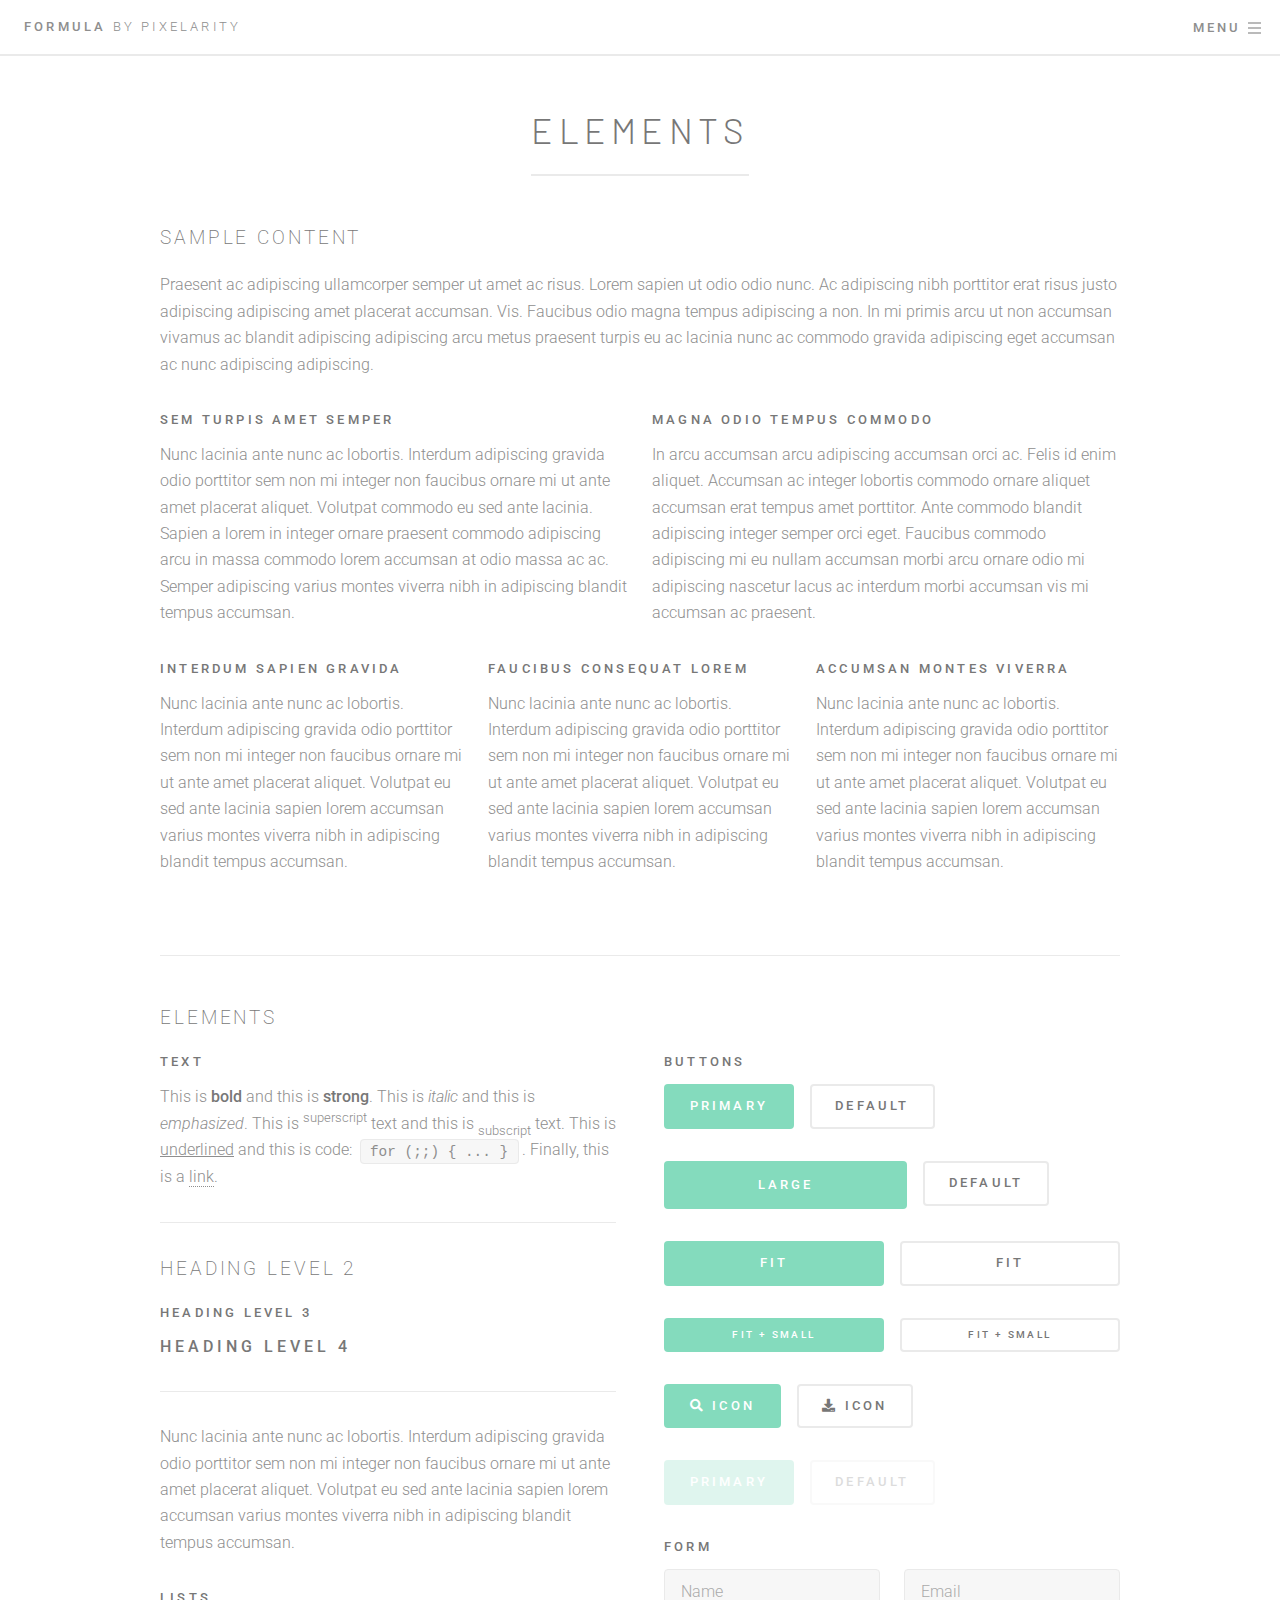
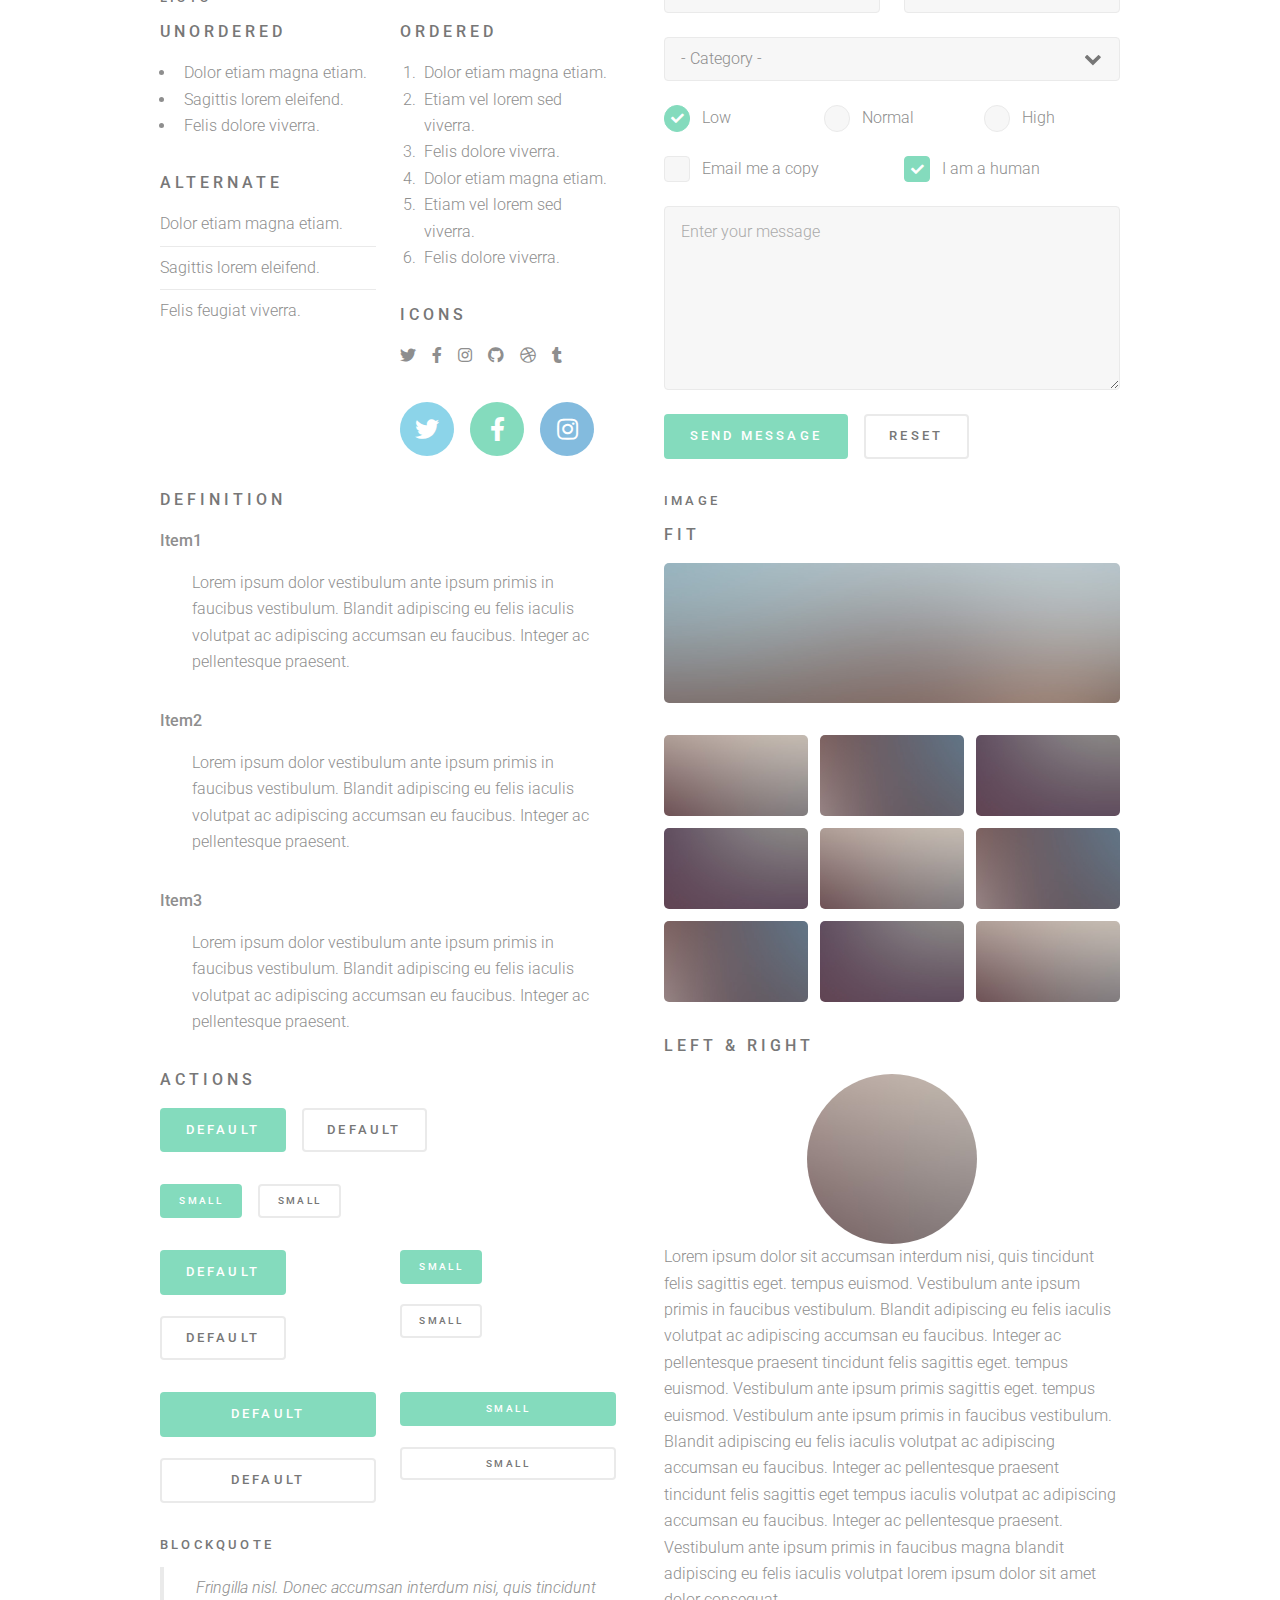
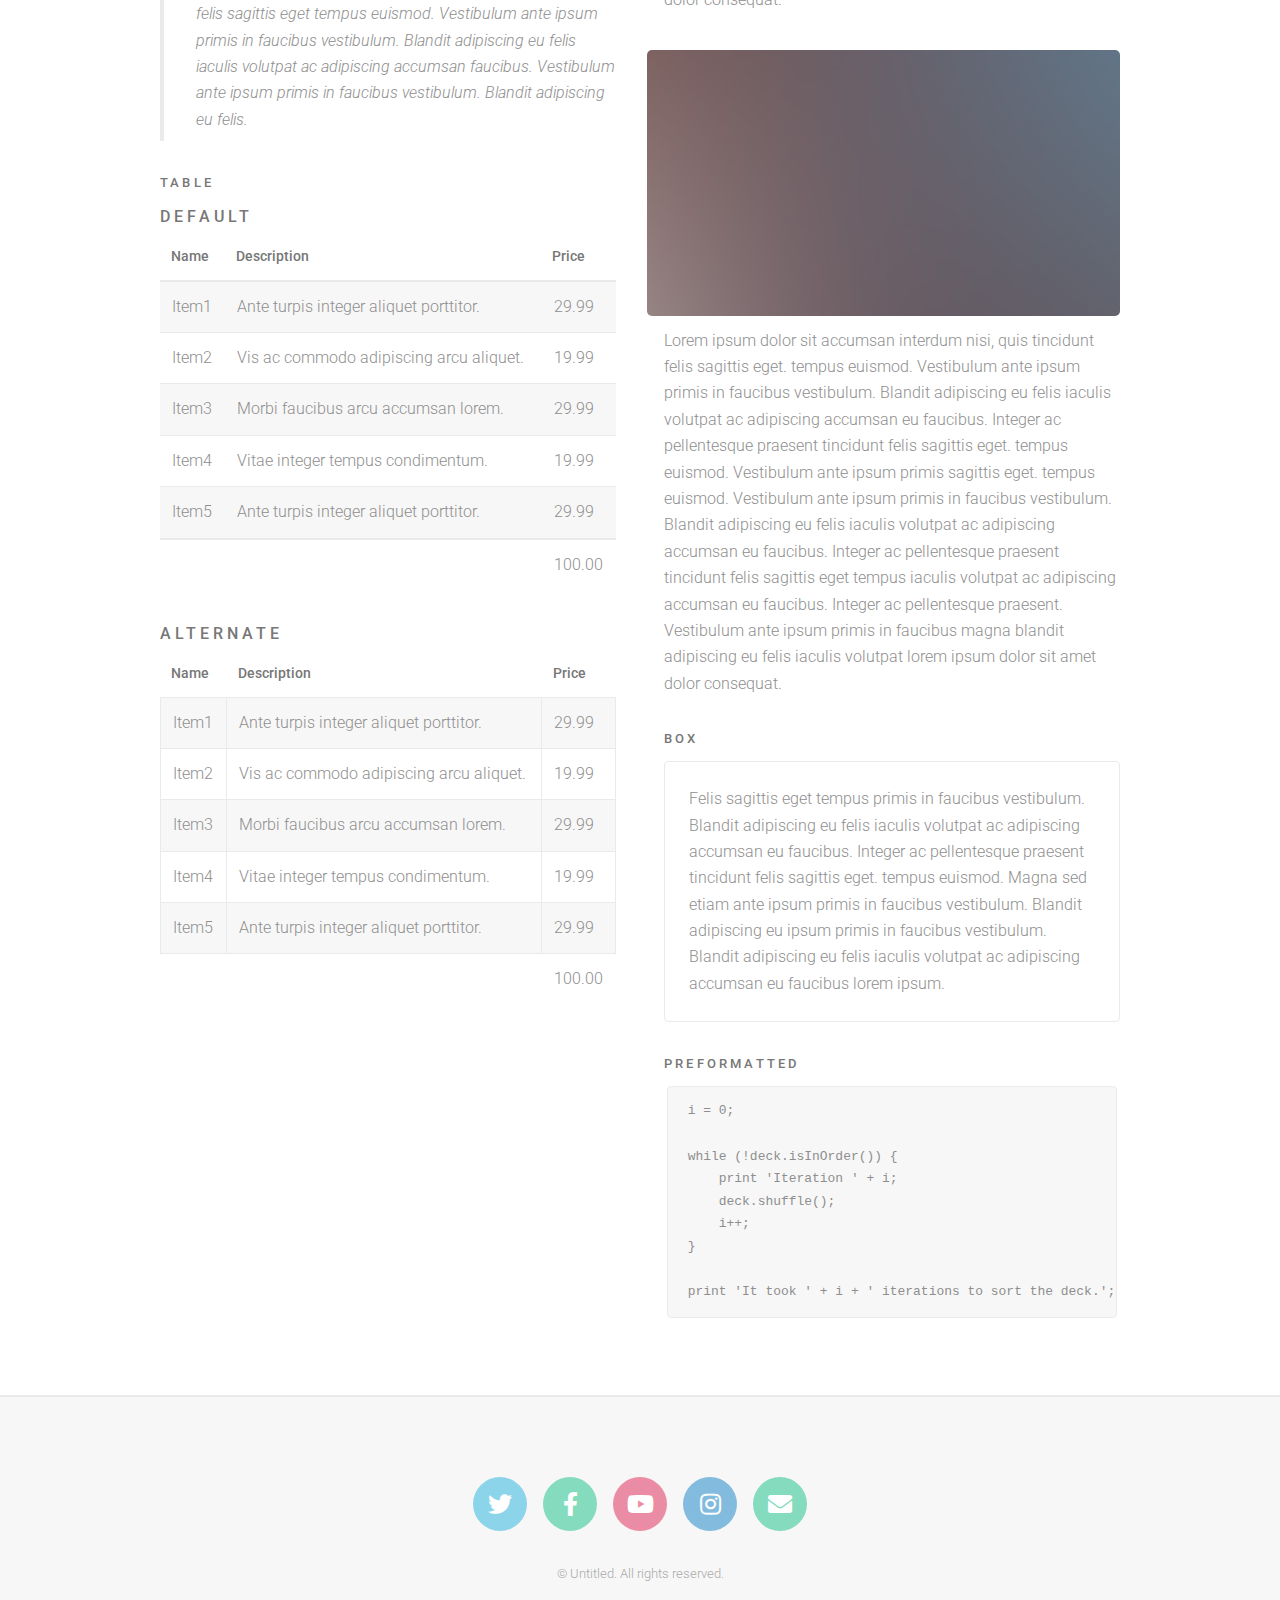
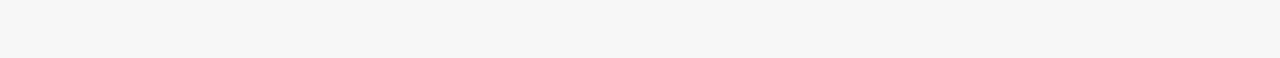
<file: elements.html>
<!DOCTYPE HTML>
<!--
	Formula by Pixelarity
	pixelarity.com | hello@pixelarity.com
	License: pixelarity.com/license
-->
<html>
	<head>
		<title>Untitled</title>
		<meta charset="utf-8" />
		<meta name="viewport" content="width=device-width, initial-scale=1, user-scalable=no" />
		<link rel="stylesheet" href="assets/css/main.css" />
	</head>
	<body class="is-preload">

		<!-- Page Wrapper -->
			<div id="page-wrapper">

				<!-- Header -->
					<header id="header">
						<a href="index.html" class="logo">Formula <span>by Pixelarity</span></a>
						<nav>
							<ul>
								<li><a href="#menu">Menu</a></li>
							</ul>
						</nav>
					</header>

				<!-- Menu -->
					<nav id="menu">
						<ul class="links">
							<li><a href="index.html">Home</a></li>
							<li><a href="generic.html">Generic</a></li>
							<li><a href="elements.html">Elements</a></li>
						</ul>
						<ul class="actions stacked">
							<li><a href="#" class="button primary fit">Sign Up</a></li>
							<li><a href="#" class="button fit">Log In</a></li>
						</ul>
					</nav>

				<!-- Wrapper -->
					<div id="wrapper">

						<!-- Main -->
							<section id="main" class="main">
								<div class="inner">
									<header class="major">
										<h1>Elements</h1>
									</header>

									<!-- Content -->
										<h2 id="content">Sample Content</h2>
										<p>Praesent ac adipiscing ullamcorper semper ut amet ac risus. Lorem sapien ut odio odio nunc. Ac adipiscing nibh porttitor erat risus justo adipiscing adipiscing amet placerat accumsan. Vis. Faucibus odio magna tempus adipiscing a non. In mi primis arcu ut non accumsan vivamus ac blandit adipiscing adipiscing arcu metus praesent turpis eu ac lacinia nunc ac commodo gravida adipiscing eget accumsan ac nunc adipiscing adipiscing.</p>
										<div class="row">
											<div class="col-6 col-12-small">
												<h3>Sem turpis amet semper</h3>
												<p>Nunc lacinia ante nunc ac lobortis. Interdum adipiscing gravida odio porttitor sem non mi integer non faucibus ornare mi ut ante amet placerat aliquet. Volutpat commodo eu sed ante lacinia. Sapien a lorem in integer ornare praesent commodo adipiscing arcu in massa commodo lorem accumsan at odio massa ac ac. Semper adipiscing varius montes viverra nibh in adipiscing blandit tempus accumsan.</p>
											</div>
											<div class="col-6 col-12-small">
												<h3>Magna odio tempus commodo</h3>
												<p>In arcu accumsan arcu adipiscing accumsan orci ac. Felis id enim aliquet. Accumsan ac integer lobortis commodo ornare aliquet accumsan erat tempus amet porttitor. Ante commodo blandit adipiscing integer semper orci eget. Faucibus commodo adipiscing mi eu nullam accumsan morbi arcu ornare odio mi adipiscing nascetur lacus ac interdum morbi accumsan vis mi accumsan ac praesent.</p>
											</div>
											<!-- Break -->
											<div class="col-4 col-12-medium">
												<h3>Interdum sapien gravida</h3>
												<p>Nunc lacinia ante nunc ac lobortis. Interdum adipiscing gravida odio porttitor sem non mi integer non faucibus ornare mi ut ante amet placerat aliquet. Volutpat eu sed ante lacinia sapien lorem accumsan varius montes viverra nibh in adipiscing blandit tempus accumsan.</p>
											</div>
											<div class="col-4 col-12-medium">
												<h3>Faucibus consequat lorem</h3>
												<p>Nunc lacinia ante nunc ac lobortis. Interdum adipiscing gravida odio porttitor sem non mi integer non faucibus ornare mi ut ante amet placerat aliquet. Volutpat eu sed ante lacinia sapien lorem accumsan varius montes viverra nibh in adipiscing blandit tempus accumsan.</p>
											</div>
											<div class="col-4 col-12-medium">
												<h3>Accumsan montes viverra</h3>
												<p>Nunc lacinia ante nunc ac lobortis. Interdum adipiscing gravida odio porttitor sem non mi integer non faucibus ornare mi ut ante amet placerat aliquet. Volutpat eu sed ante lacinia sapien lorem accumsan varius montes viverra nibh in adipiscing blandit tempus accumsan.</p>
											</div>
										</div>

									<hr class="major" />

									<!-- Elements -->
										<h2 id="elements">Elements</h2>
										<div class="row gtr-200">
											<div class="col-6 col-12-medium">

												<!-- Text stuff -->
													<h3>Text</h3>
													<p>This is <b>bold</b> and this is <strong>strong</strong>. This is <i>italic</i> and this is <em>emphasized</em>.
													This is <sup>superscript</sup> text and this is <sub>subscript</sub> text.
													This is <u>underlined</u> and this is code: <code>for (;;) { ... }</code>.
													Finally, this is a <a href="#">link</a>.</p>
													<hr />
													<h2>Heading Level 2</h2>
													<h3>Heading Level 3</h3>
													<h4>Heading Level 4</h4>
													<hr />
													<p>Nunc lacinia ante nunc ac lobortis. Interdum adipiscing gravida odio porttitor sem non mi integer non faucibus ornare mi ut ante amet placerat aliquet. Volutpat eu sed ante lacinia sapien lorem accumsan varius montes viverra nibh in adipiscing blandit tempus accumsan.</p>

												<!-- Lists -->
													<h3>Lists</h3>
													<div class="row">
														<div class="col-6 col-12-small">

															<h4>Unordered</h4>
															<ul>
																<li>Dolor etiam magna etiam.</li>
																<li>Sagittis lorem eleifend.</li>
																<li>Felis dolore viverra.</li>
															</ul>

															<h4>Alternate</h4>
															<ul class="alt">
																<li>Dolor etiam magna etiam.</li>
																<li>Sagittis lorem eleifend.</li>
																<li>Felis feugiat viverra.</li>
															</ul>

														</div>
														<div class="col-6 col-12-small">

															<h4>Ordered</h4>
															<ol>
																<li>Dolor etiam magna etiam.</li>
																<li>Etiam vel lorem sed viverra.</li>
																<li>Felis dolore viverra.</li>
																<li>Dolor etiam magna etiam.</li>
																<li>Etiam vel lorem sed viverra.</li>
																<li>Felis dolore viverra.</li>
															</ol>

															<h4>Icons</h4>
															<ul class="icons">
																<li><a href="#" class="icon brands fa-twitter"><span class="label">Twitter</span></a></li>
																<li><a href="#" class="icon brands fa-facebook-f"><span class="label">Facebook</span></a></li>
																<li><a href="#" class="icon brands fa-instagram"><span class="label">Instagram</span></a></li>
																<li><a href="#" class="icon brands fa-github"><span class="label">Github</span></a></li>
																<li><a href="#" class="icon brands fa-dribbble"><span class="label">Dribbble</span></a></li>
																<li><a href="#" class="icon brands fa-tumblr"><span class="label">Tumblr</span></a></li>
															</ul>
															<ul class="icons">
																<li><a href="#" class="icon brands alt fa-twitter"><span class="label">Twitter</span></a></li>
																<li><a href="#" class="icon brands alt fa-facebook-f"><span class="label">Facebook</span></a></li>
																<li><a href="#" class="icon brands alt fa-instagram"><span class="label">Instagram</span></a></li>
															</ul>

														</div>
													</div>
													<h4>Definition</h4>
													<dl>
														<dt>Item1</dt>
														<dd>
															<p>Lorem ipsum dolor vestibulum ante ipsum primis in faucibus vestibulum. Blandit adipiscing eu felis iaculis volutpat ac adipiscing accumsan eu faucibus. Integer ac pellentesque praesent.</p>
														</dd>
														<dt>Item2</dt>
														<dd>
															<p>Lorem ipsum dolor vestibulum ante ipsum primis in faucibus vestibulum. Blandit adipiscing eu felis iaculis volutpat ac adipiscing accumsan eu faucibus. Integer ac pellentesque praesent.</p>
														</dd>
														<dt>Item3</dt>
														<dd>
															<p>Lorem ipsum dolor vestibulum ante ipsum primis in faucibus vestibulum. Blandit adipiscing eu felis iaculis volutpat ac adipiscing accumsan eu faucibus. Integer ac pellentesque praesent.</p>
														</dd>
													</dl>

													<h4>Actions</h4>
													<ul class="actions">
														<li><a href="#" class="button primary">Default</a></li>
														<li><a href="#" class="button">Default</a></li>
													</ul>
													<ul class="actions small">
														<li><a href="#" class="button primary small">Small</a></li>
														<li><a href="#" class="button small">Small</a></li>
													</ul>
													<div class="row">
														<div class="col-6 col-12-small">
															<ul class="actions stacked">
																<li><a href="#" class="button primary">Default</a></li>
																<li><a href="#" class="button">Default</a></li>
															</ul>
														</div>
														<div class="col-6 col-12-small">
															<ul class="actions stacked">
																<li><a href="#" class="button primary small">Small</a></li>
																<li><a href="#" class="button small">Small</a></li>
															</ul>
														</div>
														<div class="col-6 col-12-small">
															<ul class="actions stacked">
																<li><a href="#" class="button primary fit">Default</a></li>
																<li><a href="#" class="button fit">Default</a></li>
															</ul>
														</div>
														<div class="col-6 col-12-small">
															<ul class="actions stacked">
																<li><a href="#" class="button primary small fit">Small</a></li>
																<li><a href="#" class="button small fit">Small</a></li>
															</ul>
														</div>
													</div>

												<!-- Blockquote -->
													<h3>Blockquote</h3>
													<blockquote>Fringilla nisl. Donec accumsan interdum nisi, quis tincidunt felis sagittis eget tempus euismod. Vestibulum ante ipsum primis in faucibus vestibulum. Blandit adipiscing eu felis iaculis volutpat ac adipiscing accumsan faucibus. Vestibulum ante ipsum primis in faucibus vestibulum. Blandit adipiscing eu felis.</blockquote>

												<!-- Table -->
													<h3>Table</h3>

													<h4>Default</h4>
													<div class="table-wrapper">
														<table>
															<thead>
																<tr>
																	<th>Name</th>
																	<th>Description</th>
																	<th>Price</th>
																</tr>
															</thead>
															<tbody>
																<tr>
																	<td>Item1</td>
																	<td>Ante turpis integer aliquet porttitor.</td>
																	<td>29.99</td>
																</tr>
																<tr>
																	<td>Item2</td>
																	<td>Vis ac commodo adipiscing arcu aliquet.</td>
																	<td>19.99</td>
																</tr>
																<tr>
																	<td>Item3</td>
																	<td> Morbi faucibus arcu accumsan lorem.</td>
																	<td>29.99</td>
																</tr>
																<tr>
																	<td>Item4</td>
																	<td>Vitae integer tempus condimentum.</td>
																	<td>19.99</td>
																</tr>
																<tr>
																	<td>Item5</td>
																	<td>Ante turpis integer aliquet porttitor.</td>
																	<td>29.99</td>
																</tr>
															</tbody>
															<tfoot>
																<tr>
																	<td colspan="2"></td>
																	<td>100.00</td>
																</tr>
															</tfoot>
														</table>
													</div>

													<h4>Alternate</h4>
													<div class="table-wrapper">
														<table class="alt">
															<thead>
																<tr>
																	<th>Name</th>
																	<th>Description</th>
																	<th>Price</th>
																</tr>
															</thead>
															<tbody>
																<tr>
																	<td>Item1</td>
																	<td>Ante turpis integer aliquet porttitor.</td>
																	<td>29.99</td>
																</tr>
																<tr>
																	<td>Item2</td>
																	<td>Vis ac commodo adipiscing arcu aliquet.</td>
																	<td>19.99</td>
																</tr>
																<tr>
																	<td>Item3</td>
																	<td> Morbi faucibus arcu accumsan lorem.</td>
																	<td>29.99</td>
																</tr>
																<tr>
																	<td>Item4</td>
																	<td>Vitae integer tempus condimentum.</td>
																	<td>19.99</td>
																</tr>
																<tr>
																	<td>Item5</td>
																	<td>Ante turpis integer aliquet porttitor.</td>
																	<td>29.99</td>
																</tr>
															</tbody>
															<tfoot>
																<tr>
																	<td colspan="2"></td>
																	<td>100.00</td>
																</tr>
															</tfoot>
														</table>
													</div>

											</div>
											<div class="col-6 col-12-medium">

												<!-- Buttons -->
													<h3>Buttons</h3>
													<ul class="actions">
														<li><a href="#" class="button primary">Primary</a></li>
														<li><a href="#" class="button">Default</a></li>
													</ul>
													<ul class="actions">
														<li><a href="#" class="button primary large">Large</a></li>
														<li><a href="#" class="button">Default</a></li>
													</ul>
													<ul class="actions fit">
														<li><a href="#" class="button primary fit">Fit</a></li>
														<li><a href="#" class="button fit">Fit</a></li>
													</ul>
													<ul class="actions fit small">
														<li><a href="#" class="button primary fit small">Fit + Small</a></li>
														<li><a href="#" class="button fit small">Fit + Small</a></li>
													</ul>
													<ul class="actions">
														<li><a href="#" class="button primary icon solid fa-search">Icon</a></li>
														<li><a href="#" class="button icon solid fa-download">Icon</a></li>
													</ul>
													<ul class="actions">
														<li><span class="button primary disabled">Primary</span></li>
														<li><span class="button disabled">Default</span></li>
													</ul>

												<!-- Form -->
													<h3>Form</h3>

													<form method="post" action="#">
														<div class="row gtr-uniform">
															<div class="col-6 col-12-xsmall">
																<input type="text" name="name" id="name" value="" placeholder="Name" />
															</div>
															<div class="col-6 col-12-xsmall">
																<input type="email" name="email" id="email" value="" placeholder="Email" />
															</div>
															<!-- Break -->
															<div class="col-12">
																<select name="category" id="category">
																	<option value="">- Category -</option>
																	<option value="1">Manufacturing</option>
																	<option value="1">Shipping</option>
																	<option value="1">Administration</option>
																	<option value="1">Human Resources</option>
																</select>
															</div>
															<!-- Break -->
															<div class="col-4 col-12-small">
																<input type="radio" id="priority-low" name="priority" checked>
																<label for="priority-low">Low</label>
															</div>
															<div class="col-4 col-12-small">
																<input type="radio" id="priority-normal" name="priority">
																<label for="priority-normal">Normal</label>
															</div>
															<div class="col-4 col-12-small">
																<input type="radio" id="priority-high" name="priority">
																<label for="priority-high">High</label>
															</div>
															<!-- Break -->
															<div class="col-6 col-12-small">
																<input type="checkbox" id="copy" name="copy">
																<label for="copy">Email me a copy</label>
															</div>
															<div class="col-6 col-12-small">
																<input type="checkbox" id="human" name="human" checked>
																<label for="human">I am a human</label>
															</div>
															<!-- Break -->
															<div class="col-12">
																<textarea name="message" id="message" placeholder="Enter your message" rows="6"></textarea>
															</div>
															<!-- Break -->
															<div class="col-12">
																<ul class="actions">
																	<li><input type="submit" value="Send Message" class="primary" /></li>
																	<li><input type="reset" value="Reset" /></li>
																</ul>
															</div>
														</div>
													</form>

												<!-- Image -->
													<h3>Image</h3>

													<h4>Fit</h4>
													<span class="image fit"><img src="images/pic04.jpg" alt="" /></span>
													<div class="box alt">
														<div class="row gtr-50 gtr-uniform">
															<div class="col-4"><span class="image fit"><img src="images/pic05.jpg" alt="" /></span></div>
															<div class="col-4"><span class="image fit"><img src="images/pic06.jpg" alt="" /></span></div>
															<div class="col-4"><span class="image fit"><img src="images/pic07.jpg" alt="" /></span></div>
															<!-- Break -->
															<div class="col-4"><span class="image fit"><img src="images/pic07.jpg" alt="" /></span></div>
															<div class="col-4"><span class="image fit"><img src="images/pic05.jpg" alt="" /></span></div>
															<div class="col-4"><span class="image fit"><img src="images/pic06.jpg" alt="" /></span></div>
															<!-- Break -->
															<div class="col-4"><span class="image fit"><img src="images/pic06.jpg" alt="" /></span></div>
															<div class="col-4"><span class="image fit"><img src="images/pic07.jpg" alt="" /></span></div>
															<div class="col-4"><span class="image fit"><img src="images/pic05.jpg" alt="" /></span></div>
														</div>
													</div>

													<h4>Left &amp; Right</h4>
													<p><span class="image left"><img src="images/pic05.jpg" alt="" /></span>Lorem ipsum dolor sit accumsan interdum nisi, quis tincidunt felis sagittis eget. tempus euismod. Vestibulum ante ipsum primis in faucibus vestibulum. Blandit adipiscing eu felis iaculis volutpat ac adipiscing accumsan eu faucibus. Integer ac pellentesque praesent tincidunt felis sagittis eget. tempus euismod. Vestibulum ante ipsum primis sagittis eget. tempus euismod. Vestibulum ante ipsum primis in faucibus vestibulum. Blandit adipiscing eu felis iaculis volutpat ac adipiscing accumsan eu faucibus. Integer ac pellentesque praesent tincidunt felis sagittis eget tempus iaculis volutpat ac adipiscing accumsan eu faucibus. Integer ac pellentesque praesent. Vestibulum ante ipsum primis in faucibus magna blandit adipiscing eu felis iaculis volutpat lorem ipsum dolor sit amet dolor consequat.</p>
													<p><span class="image right"><img src="images/pic06.jpg" alt="" /></span>Lorem ipsum dolor sit accumsan interdum nisi, quis tincidunt felis sagittis eget. tempus euismod. Vestibulum ante ipsum primis in faucibus vestibulum. Blandit adipiscing eu felis iaculis volutpat ac adipiscing accumsan eu faucibus. Integer ac pellentesque praesent tincidunt felis sagittis eget. tempus euismod. Vestibulum ante ipsum primis sagittis eget. tempus euismod. Vestibulum ante ipsum primis in faucibus vestibulum. Blandit adipiscing eu felis iaculis volutpat ac adipiscing accumsan eu faucibus. Integer ac pellentesque praesent tincidunt felis sagittis eget tempus iaculis volutpat ac adipiscing accumsan eu faucibus. Integer ac pellentesque praesent. Vestibulum ante ipsum primis in faucibus magna blandit adipiscing eu felis iaculis volutpat lorem ipsum dolor sit amet dolor consequat.</p>

												<!-- Box -->
													<h3>Box</h3>
													<div class="box">
														<p>Felis sagittis eget tempus primis in faucibus vestibulum. Blandit adipiscing eu felis iaculis volutpat ac adipiscing accumsan eu faucibus. Integer ac pellentesque praesent tincidunt felis sagittis eget. tempus euismod. Magna sed etiam ante ipsum primis in faucibus vestibulum. Blandit adipiscing eu ipsum primis in faucibus vestibulum. Blandit adipiscing eu felis iaculis volutpat ac adipiscing accumsan eu faucibus lorem ipsum.</p>
													</div>

												<!-- Preformatted Code -->
													<h3>Preformatted</h3>
													<pre><code>i = 0;

while (!deck.isInOrder()) {
    print 'Iteration ' + i;
    deck.shuffle();
    i++;
}

print 'It took ' + i + ' iterations to sort the deck.';
</code></pre>

											</div>
										</div>


								</div>
							</section>

					</div>

				<!-- Footer -->
					<footer id="footer">
						<div class="inner">
							<ul class="icons">
								<li><a href="#" class="icon brands alt fa-twitter"><span class="label">Twitter</span></a></li>
								<li><a href="#" class="icon brands alt fa-facebook-f"><span class="label">Facebook</span></a></li>
								<li><a href="#" class="icon brands alt fa-youtube"><span class="label">YouTube</span></a></li>
								<li><a href="#" class="icon brands alt fa-instagram"><span class="label">Instagram</span></a></li>
								<li><a href="#" class="icon solid alt fa-envelope"><span class="label">Email</span></a></li>
							</ul>
						</div>
						<p class="copyright">&copy; Untitled. All rights reserved.</p>
					</footer>
			</div>

		<!-- Scripts -->
			<script src="assets/js/jquery.min.js"></script>
			<script src="assets/js/jquery.scrolly.min.js"></script>
			<script src="assets/js/jquery.scrollex.min.js"></script>
			<script src="assets/js/browser.min.js"></script>
			<script src="assets/js/breakpoints.min.js"></script>
			<script src="assets/js/util.js"></script>
			<script src="assets/js/main.js"></script>

	</body>
</html>
</file>
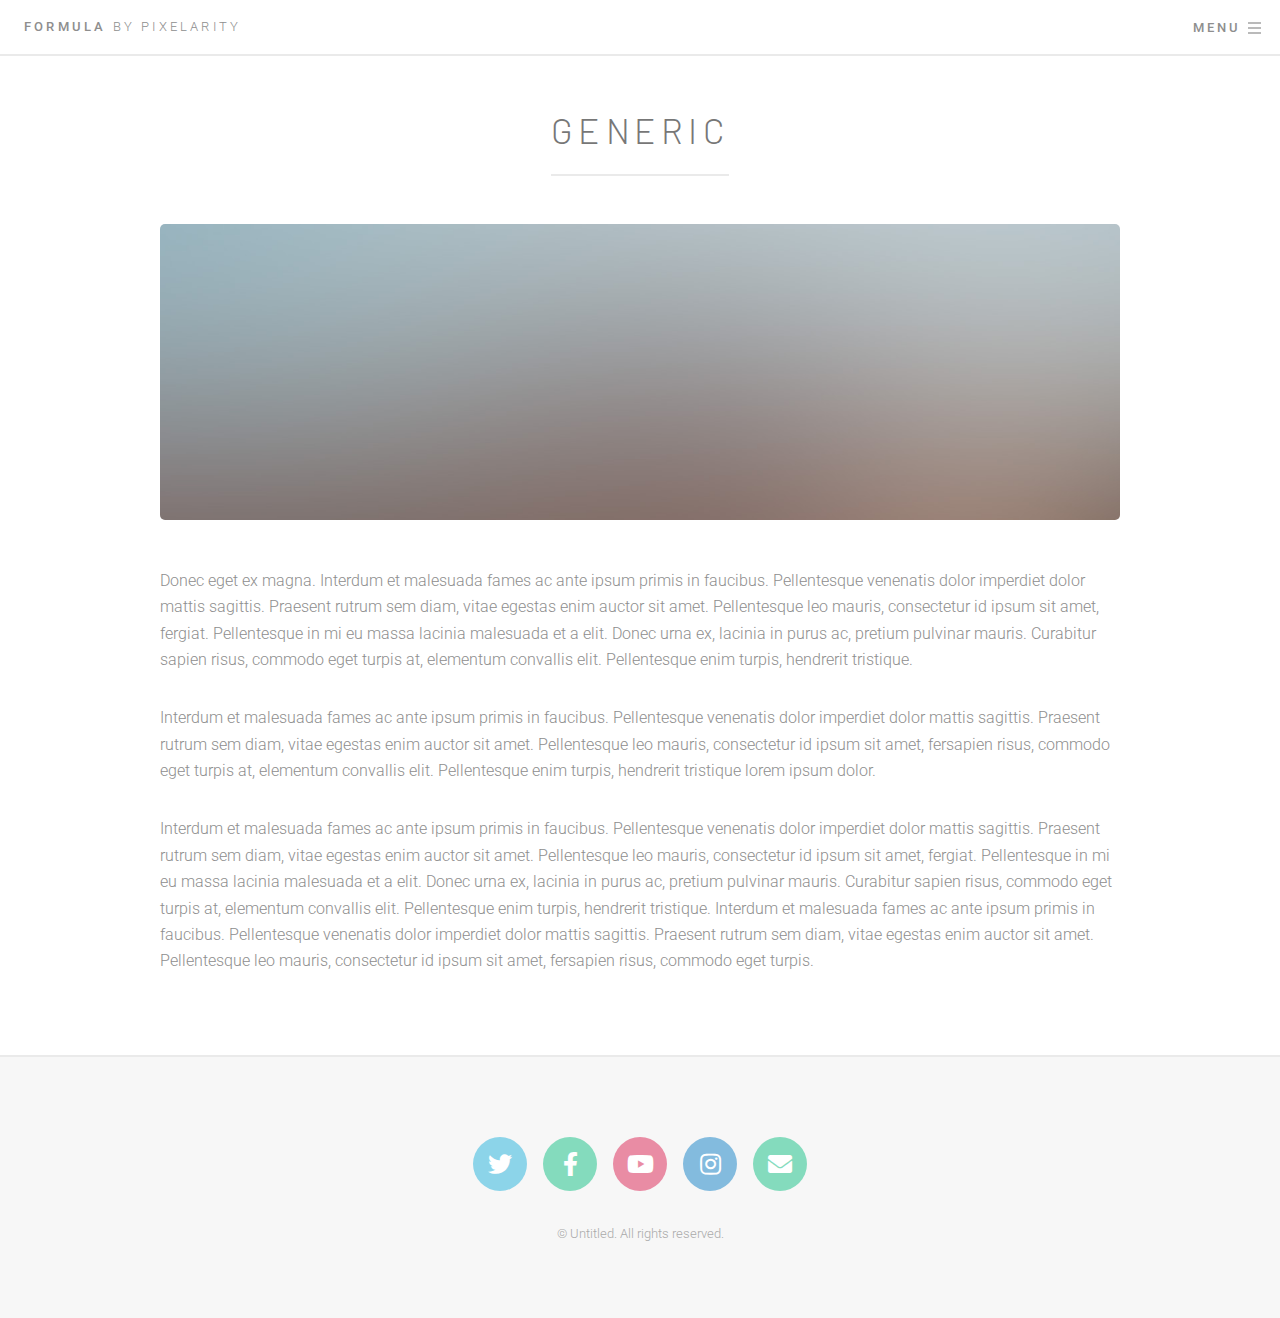
<file: generic.html>
<!DOCTYPE HTML>
<!--
	Formula by Pixelarity
	pixelarity.com | hello@pixelarity.com
	License: pixelarity.com/license
-->
<html>
	<head>
		<title>Untitled</title>
		<meta charset="utf-8" />
		<meta name="viewport" content="width=device-width, initial-scale=1, user-scalable=no" />
		<link rel="stylesheet" href="assets/css/main.css" />
	</head>
	<body class="is-preload">

		<!-- Page Wrapper -->
			<div id="page-wrapper">

				<!-- Header -->
					<header id="header">
						<a href="index.html" class="logo">Formula <span>by Pixelarity</span></a>
						<nav>
							<ul>
								<li><a href="#menu">Menu</a></li>
							</ul>
						</nav>
					</header>

				<!-- Menu -->
					<nav id="menu">
						<ul class="links">
							<li><a href="index.html">Home</a></li>
							<li><a href="generic.html">Generic</a></li>
							<li><a href="elements.html">Elements</a></li>
						</ul>
						<ul class="actions stacked">
							<li><a href="#" class="button primary fit">Sign Up</a></li>
							<li><a href="#" class="button fit">Log In</a></li>
						</ul>
					</nav>

				<!-- Wrapper -->
					<div id="wrapper">

						<!-- Main -->
							<section id="main" class="main">
								<div class="inner">
									<header class="major">
										<h1>Generic</h1>
									</header>
									<span class="image main"><img src="images/pic04.jpg" alt="" /></span>
									<p>Donec eget ex magna. Interdum et malesuada fames ac ante ipsum primis in faucibus. Pellentesque venenatis dolor imperdiet dolor mattis sagittis. Praesent rutrum sem diam, vitae egestas enim auctor sit amet. Pellentesque leo mauris, consectetur id ipsum sit amet, fergiat. Pellentesque in mi eu massa lacinia malesuada et a elit. Donec urna ex, lacinia in purus ac, pretium pulvinar mauris. Curabitur sapien risus, commodo eget turpis at, elementum convallis elit. Pellentesque enim turpis, hendrerit tristique.</p>
									<p>Interdum et malesuada fames ac ante ipsum primis in faucibus. Pellentesque venenatis dolor imperdiet dolor mattis sagittis. Praesent rutrum sem diam, vitae egestas enim auctor sit amet. Pellentesque leo mauris, consectetur id ipsum sit amet, fersapien risus, commodo eget turpis at, elementum convallis elit. Pellentesque enim turpis, hendrerit tristique lorem ipsum dolor.</p>
									<p>Interdum et malesuada fames ac ante ipsum primis in faucibus. Pellentesque venenatis dolor imperdiet dolor mattis sagittis. Praesent rutrum sem diam, vitae egestas enim auctor sit amet. Pellentesque leo mauris, consectetur id ipsum sit amet, fergiat. Pellentesque in mi eu massa lacinia malesuada et a elit. Donec urna ex, lacinia in purus ac, pretium pulvinar mauris. Curabitur sapien risus, commodo eget turpis at, elementum convallis elit. Pellentesque enim turpis, hendrerit tristique. Interdum et malesuada fames ac ante ipsum primis in faucibus. Pellentesque venenatis dolor imperdiet dolor mattis sagittis. Praesent rutrum sem diam, vitae egestas enim auctor sit amet. Pellentesque leo mauris, consectetur id ipsum sit amet, fersapien risus, commodo eget turpis.</p>
								</div>
							</section>

					</div>

				<!-- Footer -->
					<footer id="footer">
						<div class="inner">
							<ul class="icons">
								<li><a href="#" class="icon brands alt fa-twitter"><span class="label">Twitter</span></a></li>
								<li><a href="#" class="icon brands alt fa-facebook-f"><span class="label">Facebook</span></a></li>
								<li><a href="#" class="icon brands alt fa-youtube"><span class="label">YouTube</span></a></li>
								<li><a href="#" class="icon brands alt fa-instagram"><span class="label">Instagram</span></a></li>
								<li><a href="#" class="icon solid alt fa-envelope"><span class="label">Email</span></a></li>
							</ul>
						</div>
						<p class="copyright">&copy; Untitled. All rights reserved.</p>
					</footer>

			</div>

		<!-- Scripts -->
			<script src="assets/js/jquery.min.js"></script>
			<script src="assets/js/jquery.scrolly.min.js"></script>
			<script src="assets/js/jquery.scrollex.min.js"></script>
			<script src="assets/js/browser.min.js"></script>
			<script src="assets/js/breakpoints.min.js"></script>
			<script src="assets/js/util.js"></script>
			<script src="assets/js/main.js"></script>

	</body>
</html>
</file>
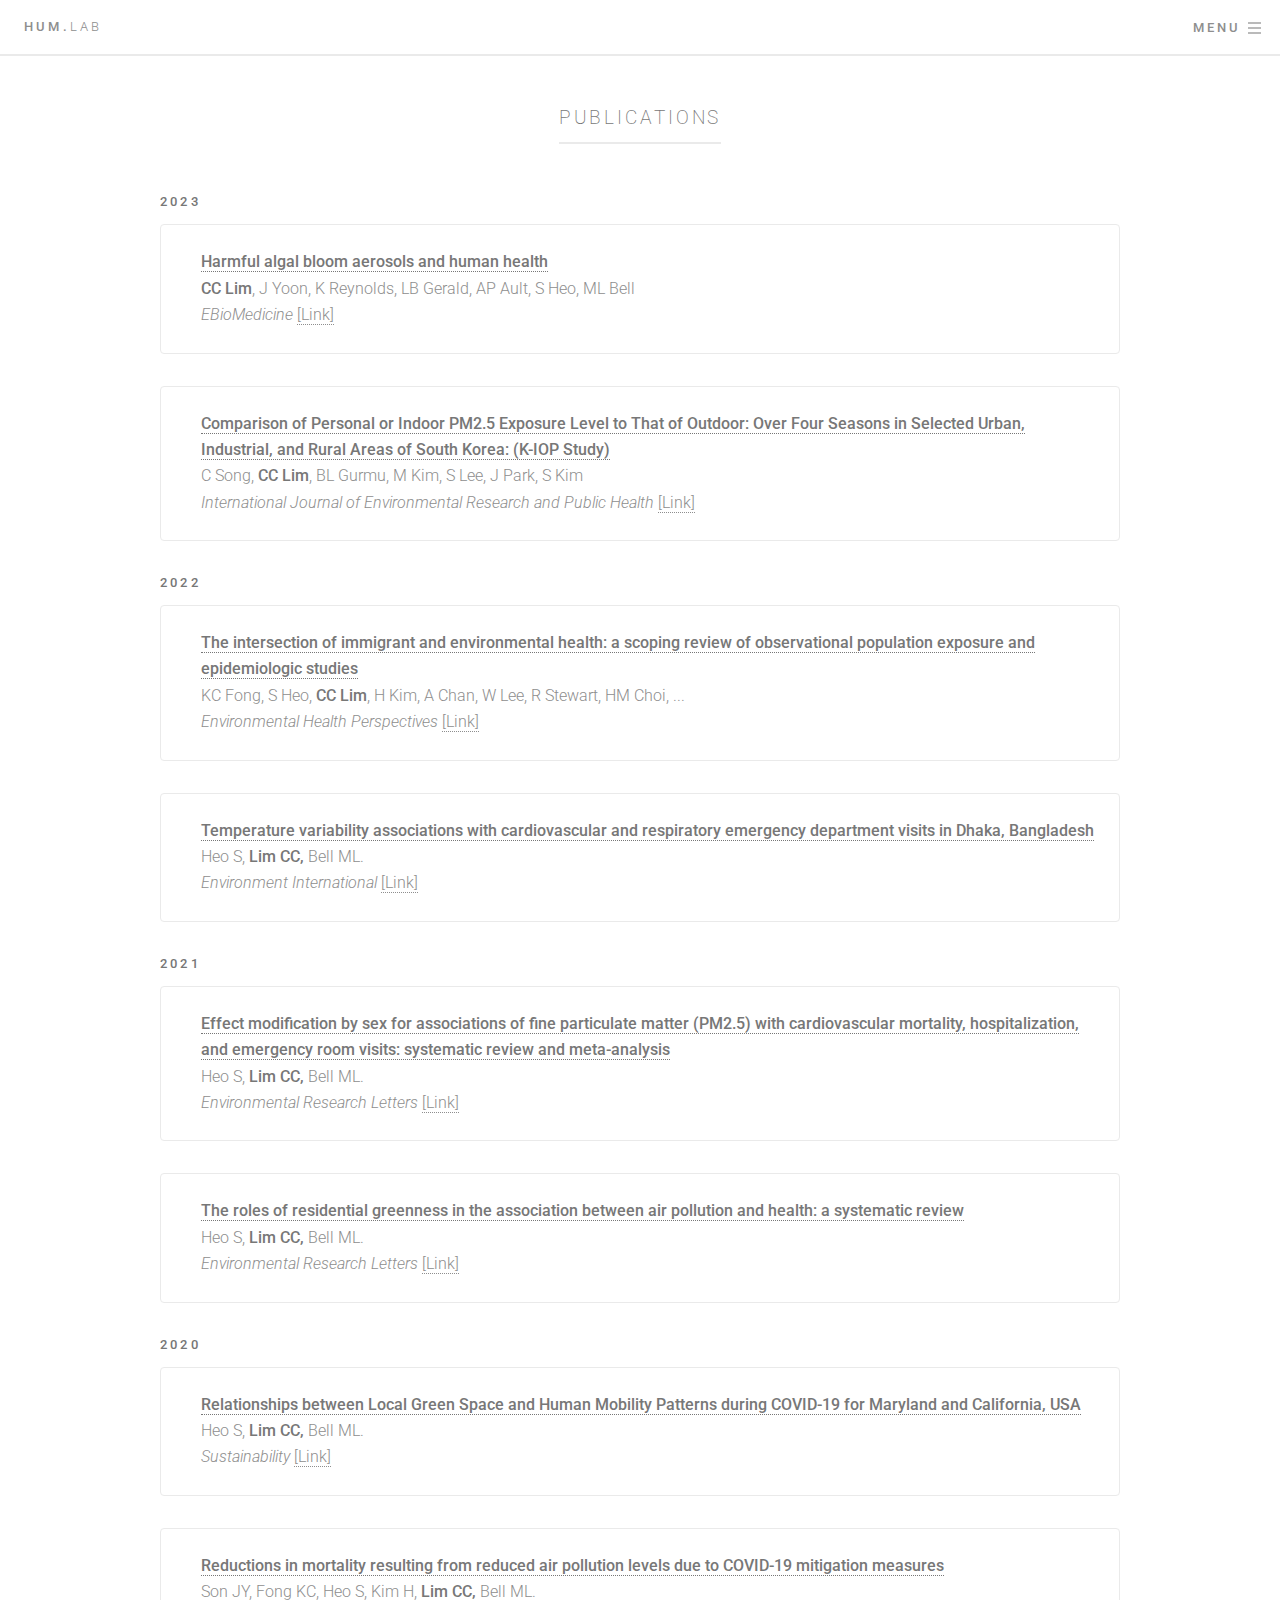
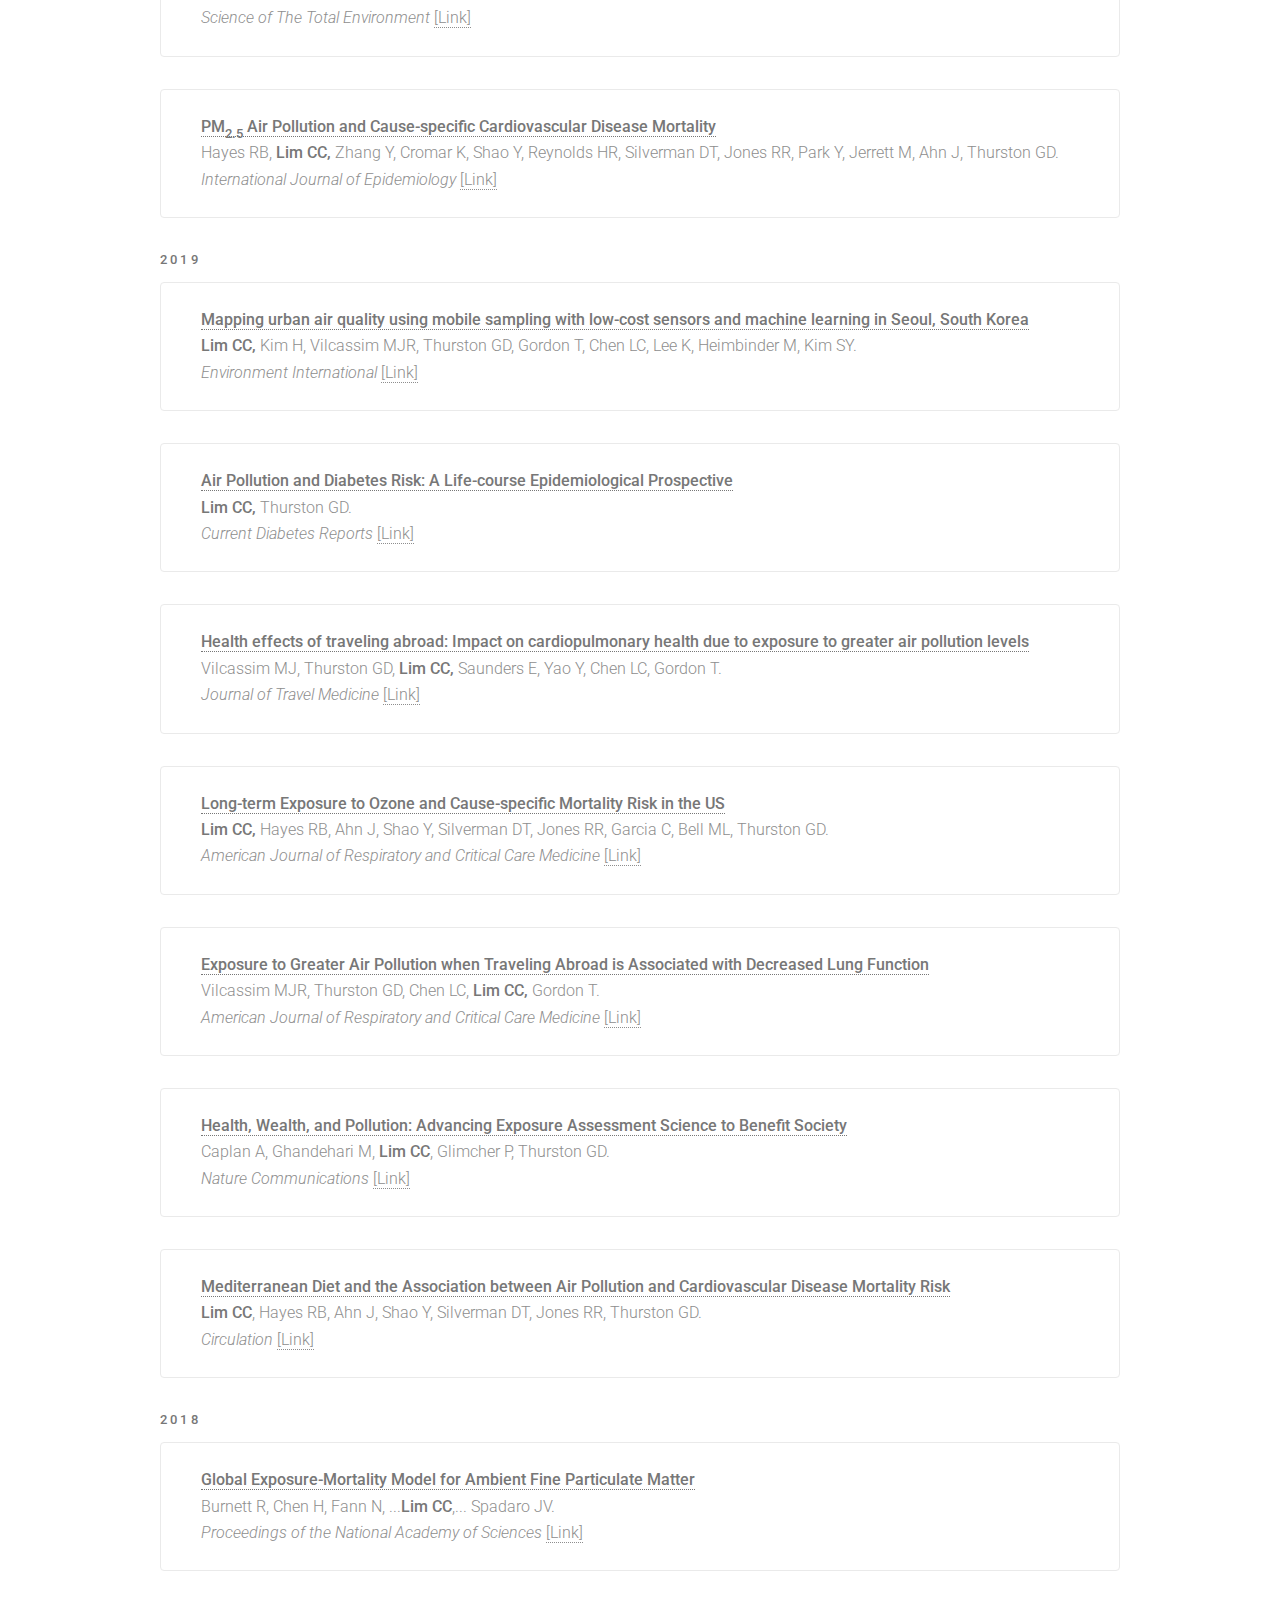
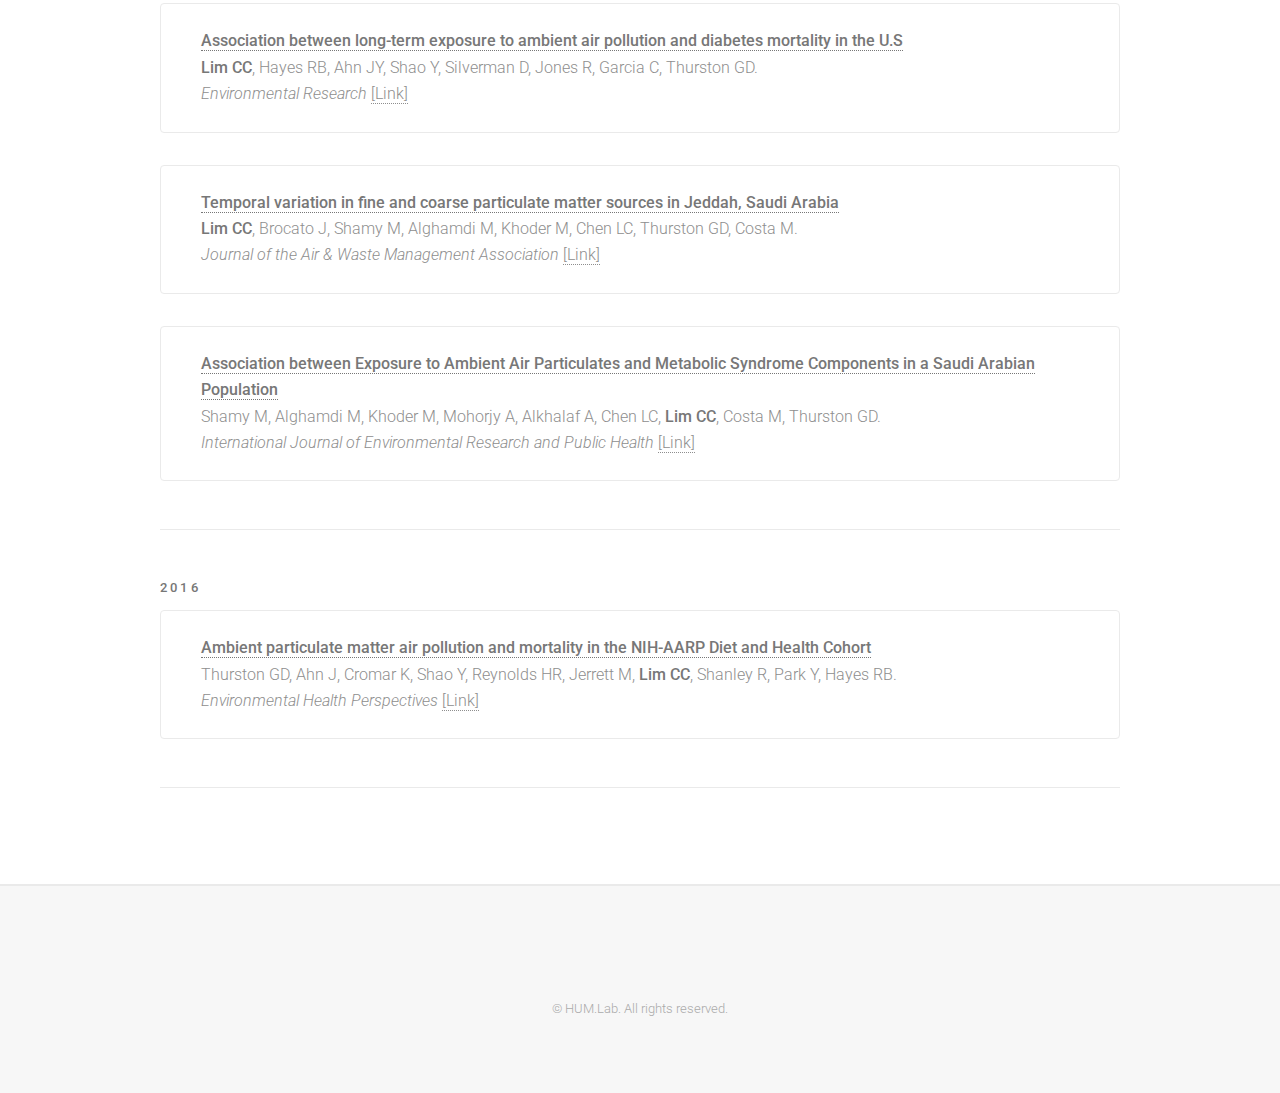
<file: papers.html>
<!DOCTYPE HTML>
<!--
	Formula by Pixelarity
	pixelarity.com | hello@pixelarity.com
	License: pixelarity.com/license
-->
<html>
	<head>
		<title>Untitled</title>
		<meta charset="utf-8" />
		<meta name="viewport" content="width=device-width, initial-scale=1, user-scalable=no" />
		<link rel="stylesheet" href="assets/css/main.css" />
	</head>
	<body class="is-preload">

		<!-- Page Wrapper -->
			<div id="page-wrapper">

				<!-- Header -->
					<header id="header">
						<a href="index.html" class="logo">HUM.<span>Lab</span></a>
						<nav>
							<ul>
								<li><a href="#menu">Menu</a></li>
							</ul>
						</nav>
					</header>

				<!-- Menu -->
						<nav id="menu">
						<ul class="links">
							<li><a href="index.html">Home</a></li>
							<li><a href="papers.html">Publications</a></li>
						</ul>
					</nav>

				<!-- Wrapper -->
					<div id="wrapper">

						<!-- Main -->
							<section id="main" class="main">
								<div class="inner">
									<header class="major">
										<h2>Publications</h2>
									</header>
<h3>2023</h3>
									<div class="box">
									<ul><b><a>
									Harmful algal bloom aerosols and human health</b></a>
									<dl><b>CC Lim</b>, J Yoon, K Reynolds, LB Gerald, AP Ault, S Heo, ML Bell

									<dl><i>EBioMedicine</i>
									<a href="https://www.thelancet.com/journals/ebiom/article/PIIS2352-3964(23)00169-X/fulltext">[Link]</a>
									</div>									
		<div class="box">
									<ul><b><a>
									Comparison of Personal or Indoor PM2.5 Exposure Level to That of Outdoor: Over Four Seasons in Selected Urban, Industrial, and Rural Areas of South Korea: (K-IOP Study)
</b></a>
									<dl>C Song, <b>CC Lim</b>, BL Gurmu, M Kim, S Lee, J Park, S Kim

									<dl><i>International Journal of Environmental Research and Public Health</i>
									<a href="https://doi.org/10.3390/ijerph20176684">[Link]</a>
									</div>	
									
<h3>2022</h3>
									<div class="box">
									<ul><b><a>
									The intersection of immigrant and environmental health: a scoping review of observational population exposure and epidemiologic studies</b></a>
									<dl>KC Fong, S Heo, <b>CC Lim</b>, H Kim, A Chan, W Lee, R Stewart, HM Choi, ...

									<dl><i>Environmental Health Perspectives</i>
									<a href="https://ehp.niehs.nih.gov/doi/pdf/10.1289/EHP9855">[Link]</a>
									</div>									
		<div class="box">
									<ul><b><a>
									Temperature variability associations with cardiovascular and respiratory emergency department visits in Dhaka, Bangladesh</b></a>
									<dl>Heo S, <b>Lim CC,</b> Bell ML.
									<dl><i>Environment International</i>
									<a href="https://www.sciencedirect.com/science/article/pii/S0160412022001933">[Link]</a>
									</div>	
									

<h3>2021</h3>
									<div class="box">
									<ul><b><a>
									Effect modification by sex for associations of fine particulate matter (PM2.5) with cardiovascular mortality, hospitalization, and emergency room visits: systematic review and meta-analysis</b></a>
									<dl>Heo S, <b>Lim CC,</b> Bell ML.
									<dl><i>Environmental Research Letters</i>
									<a href="https://iopscience.iop.org/article/10.1088/1748-9326/ac6cfb/meta">[Link]</a>
									</div>									
		<div class="box">
									<ul><b><a>
									The roles of residential greenness in the association between air pollution and health: a systematic review</b></a>
									<dl>Heo S, <b>Lim CC,</b> Bell ML.
									<dl><i>Environmental Research Letters</i>
									<a href="https://iopscience.iop.org/article/10.1088/1748-9326/ac0e61/pdf">[Link]</a>
									</div>	

<h3>2020</h3>
									<div class="box">
									<ul><b><a>
									Relationships between Local Green Space and Human Mobility Patterns during COVID-19 for Maryland and California, USA</b></a>
									<dl>Heo S, <b>Lim CC,</b> Bell ML.
									<dl><i>Sustainability</i>
									<a href="https://www.mdpi.com/2071-1050/12/22/9401">[Link]</a>
									</div>
										
									<div class="box">
									<ul><b><a>
									Reductions in mortality resulting from reduced air pollution levels due to COVID-19 mitigation measures</b></a>
									<dl>Son JY, Fong KC, Heo S, Kim H, <b>Lim CC,</b> Bell ML.
									<dl><i>Science of The Total Environment</i>
									<a href="https://www.sciencedirect.com/science/article/pii/S0048969720345411">[Link]</a>
									</div>
									
									<div class="box">
									<ul><b><a>
									PM<sub>2.5</sub> Air Pollution and Cause-specific Cardiovascular Disease Mortality</b></a>
									<dl>Hayes RB, <b>Lim CC, </b> Zhang Y, Cromar K, Shao Y, Reynolds HR, Silverman DT, Jones RR, Park Y, Jerrett M, Ahn J, Thurston GD.  
									<dl><i>International Journal of Epidemiology</i>
									<a href="http://dx.doi.org/10.1093/ije/dyz114">[Link]</a>
									</div>
									
								<h3>2019</h3>
									<div class="box">
									<ul><b><a>
									Mapping urban air quality using mobile sampling with low-cost sensors and machine learning in Seoul, South Korea</b></a>
									<dl><b>Lim CC,</b> Kim H, Vilcassim MJR, Thurston GD, Gordon T, Chen LC, Lee K, Heimbinder M, Kim SY.
									<dl><i>Environment International</i>
									<a href="https://www.sciencedirect.com/science/article/pii/S0160412019304854">[Link]</a>
									</div>
						
									<div class="box">
									<ul><b><a>
									Air Pollution and Diabetes Risk: A Life-course Epidemiological Prospective</b></a>
									<dl><b>Lim CC,</b> Thurston GD.
									<dl><i>Current Diabetes Reports </i>
									<a href="https://link.springer.com/article/10.1007/s11892-019-1181-y">[Link]</a>
									</div>
						
									
									<div class="box">
									<ul><b><a>
									Health effects of traveling abroad: Impact on cardiopulmonary health due to exposure to greater air pollution levels</b></a>
									<dl>Vilcassim MJ, Thurston GD, <b>Lim CC, </b> Saunders E, Yao Y, Chen LC, Gordon T.  
									<dl><i>Journal of Travel Medicine</i>
									<a href="https://doi.org/10.1093/jtm/taz032">[Link]</a>
									</div>

									<div class="box">
									<ul><b><a>
									Long-term Exposure to Ozone and Cause-specific Mortality Risk in the US</b></a>
									<dl><b>Lim CC,</b> Hayes RB, Ahn J, Shao Y, Silverman DT, Jones RR, Garcia C, Bell ML, Thurston GD.  
									<dl><i>American Journal of Respiratory and Critical Care Medicine</i>		
									<a href="https://www.atsjournals.org/doi/10.1164/rccm.201806-1161OC">[Link]</a>
									</div>
						
									<div class="box">
									<ul><b><a>
									Exposure to Greater Air Pollution when Traveling Abroad is Associated with Decreased Lung Function</b></a>
									<dl>Vilcassim MJR, Thurston GD, Chen LC, <b>Lim CC,</b> Gordon T.  
									<dl><i>American Journal of Respiratory and Critical Care Medicine</i>
									<a href="https://www.atsjournals.org/doi/10.1164/rccm.201811-2235LE">[Link]</a>
									</div>
	
									<div class="box">
								
									<ul><b><a>
									Health, Wealth, and Pollution: Advancing Exposure Assessment Science to Benefit Society</b></a>
									<dl>Caplan A, Ghandehari M, <b>Lim CC</b>, Glimcher P, Thurston GD. 
									<dl><i>Nature Communications</i>
									<a href="https://www.nature.com/articles/s41467-019-09155-4">[Link]</a>
									</div>

									<div class="box">
									
									<ul><b><a>
									Mediterranean Diet and the Association between Air Pollution and Cardiovascular Disease Mortality Risk</b></a>
									<dl><b>Lim CC</b>, Hayes RB, Ahn J, Shao Y, Silverman DT, Jones RR, Thurston GD. 
									<dl><i>Circulation</i> 
									<a href="https://www.ahajournals.org/doi/full/10.1161/CIRCULATIONAHA.118.035742">[Link]</a>
									</div>

								<h3>2018</h3>

								<div class="box">

									<ul><b><a>
									Global Exposure-Mortality Model for Ambient Fine Particulate Matter</b></a>
									<dl>Burnett R, Chen H, Fann N,  ...<b>Lim CC</b>,... Spadaro JV. 
									<dl><i>Proceedings of the National Academy of Sciences</i>
									<a href="https://doi.org/10.1073/pnas.1803222115">[Link]</a>
									</div>
									
								<div class="box">
									
									<ul><b><a>
									Association between long-term exposure to ambient air pollution and diabetes mortality in the U.S</b></a>
									<dl><b>Lim CC</b>, Hayes RB, Ahn JY, Shao Y, Silverman D, Jones R, Garcia C, Thurston GD.
									<dl><i>Environmental Research</i>
									<a href="https://doi.org/10.1016/j.envres.2018.04.011">[Link]</a>
									</div>

								<div class="box">
									
									<ul><b><a>
									Temporal variation in fine and coarse particulate matter sources in Jeddah, Saudi Arabia</b></a>
									<dl><b>Lim CC</b>, Brocato J, Shamy M, Alghamdi M, Khoder M, Chen LC, Thurston GD, Costa M.
									<dl><i>Journal of the Air & Waste Management Association</i>
									<a href="https://www.tandfonline.com/doi/full/10.1080/10962247.2017.1344158">[Link]</a>
									</div>
								
								<div class="box">
										
									<ul><b><a>
									Association between Exposure to Ambient Air Particulates and Metabolic Syndrome Components in a Saudi Arabian Population</b></a>
									<dl>Shamy M, Alghamdi M, Khoder M, Mohorjy A, Alkhalaf A, Chen LC, <b>Lim CC</b>, Costa M, Thurston GD.
									<dl><i>International Journal of Environmental Research and Public Health</i>
									<a href="https://www.mdpi.com/1660-4601/15/1/27">[Link]</a>
									</div>

									<hr class="major" />
							
								<h3>2016</h3>

									
									<div class="box">
										
									<ul><b><a>
									Ambient particulate matter air pollution and mortality in the NIH-AARP Diet and Health Cohort</b></a>
									<dl>Thurston GD, Ahn J, Cromar K, Shao Y, Reynolds HR, Jerrett M, <b>Lim CC</b>, Shanley R, Park Y, Hayes RB.   
									<dl><i>Environmental Health Perspectives</i>
									<a href="https://ehp.niehs.nih.gov/doi/full/10.1289/ehp.1509676">[Link]</a>
  									</div>

										<hr class="major" />


						</div>
					</div>
				<!-- Footer -->
					<footer id="footer">
						<div class="inner">
							<ul class="icons">
									</ul>
						</div>
						<p class="copyright">&copy; HUM.Lab. All rights reserved.</p>
					</footer>
			</div>

		<!-- Scripts -->
			<script src="assets/js/jquery.min.js"></script>
			<script src="assets/js/jquery.scrolly.min.js"></script>
			<script src="assets/js/jquery.scrollex.min.js"></script>
			<script src="assets/js/browser.min.js"></script>
			<script src="assets/js/breakpoints.min.js"></script>
			<script src="assets/js/util.js"></script>
			<script src="assets/js/main.js"></script>

	</body>
</html>
</file>
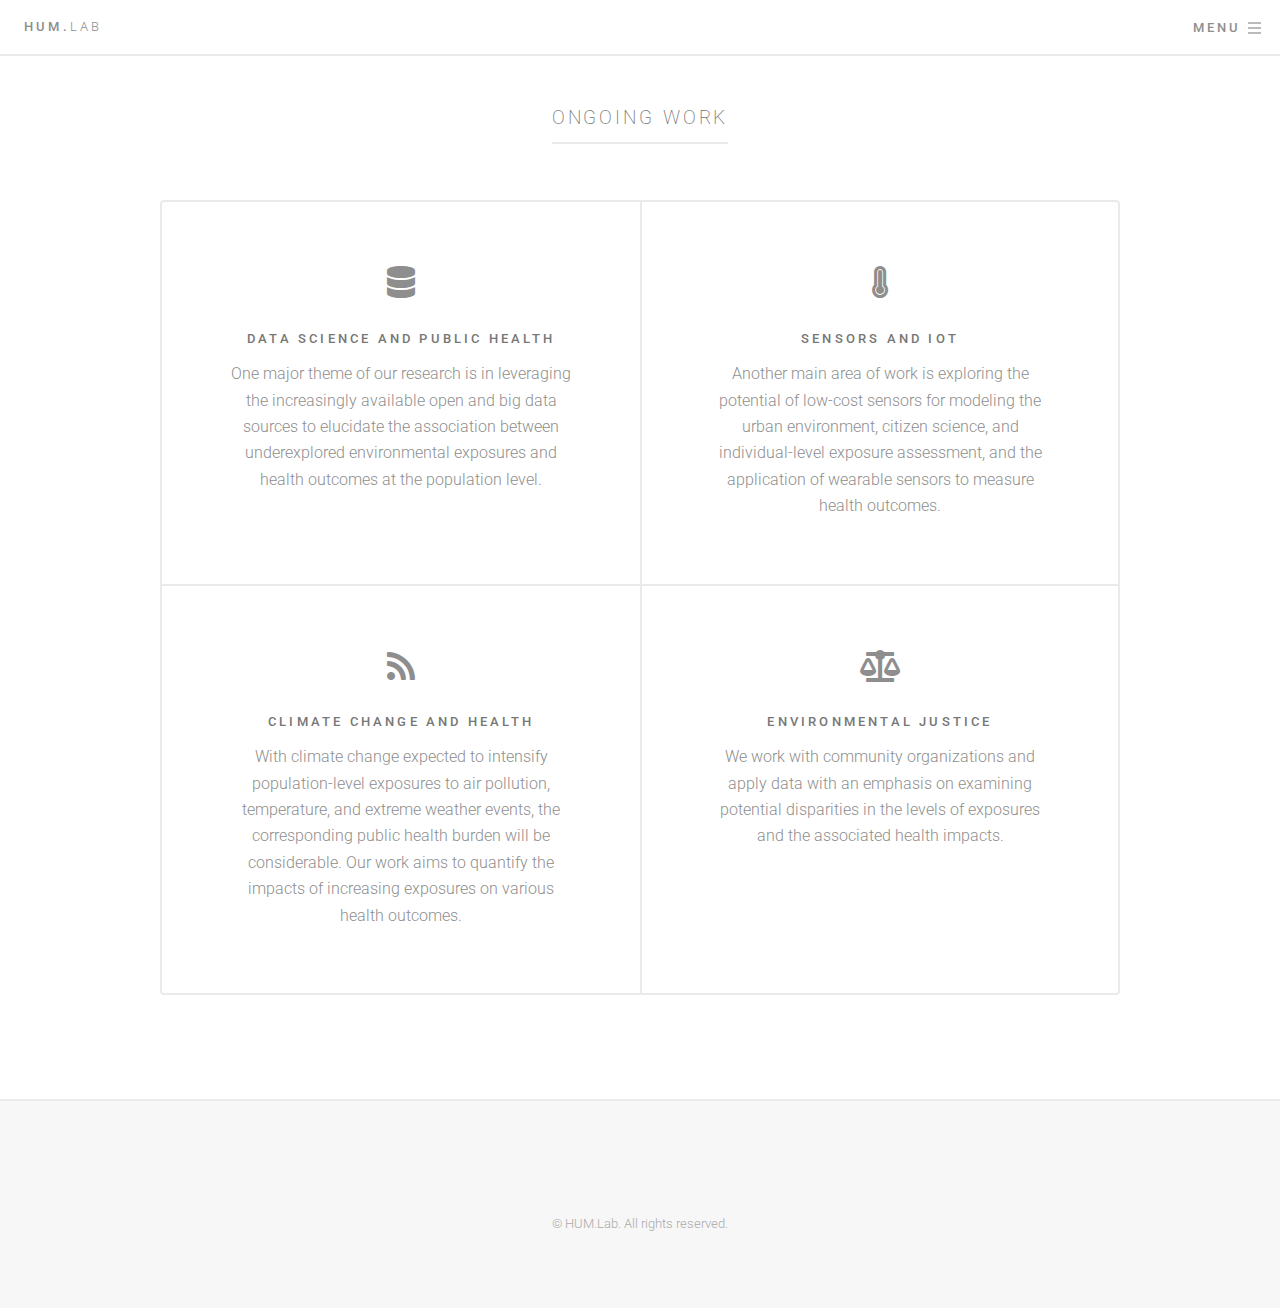
<file: work.html>
<!DOCTYPE HTML>
<!--
	Formula by Pixelarity
	pixelarity.com | hello@pixelarity.com
	License: pixelarity.com/license
-->
<html>
	<head>
		<title>Untitled</title>
		<meta charset="utf-8" />
		<meta name="viewport" content="width=device-width, initial-scale=1, user-scalable=no" />
		<link rel="stylesheet" href="assets/css/main.css" />
	</head>
	<body class="is-preload">

		<!-- Page Wrapper -->
			<div id="page-wrapper">

				<!-- Header -->
					<header id="header">
						<a href="index.html" class="logo">HUM.<span>Lab</span></a>
						<nav>
							<ul>
								<li><a href="#menu">Menu</a></li>
							</ul>
						</nav>
					</header>

				<!-- Menu -->
						<nav id="menu">
						<ul class="links">
							<li><a href="index.html">Home</a></li>
							<li><a href="team.html">Team</a></li>
							<li><a href="projects.html">Projects</a></li>
							<li><a href="papers.html">Publications</a></li>
						</ul>
					</nav>

				<!-- Wrapper -->
					<div id="wrapper">

						<!-- Main -->
						<!-- Four -->
							<section id="four" class="main special">
								<div class="inner">
									<header>
										<h2>Ongoing Work</h2>
									</header>
									<div class="features">
										<section>
											<span class="fa fa-database fa-2x"></span>
											<br></br>
											<h3>Data Science and Public Health</h3>
											<p>One major theme of our research is in leveraging the increasingly available open and big data sources to elucidate the association between underexplored environmental exposures and health outcomes at the population level. </p>
										</section>
										<section>
											<span class="fa fa-thermometer-full fa-2x"></span>
											<br></br>
											<h3>Sensors and IoT</h3>
											<p>Another main area of work is exploring the potential of low-cost sensors for modeling the urban environment, citizen science, and individual-level exposure assessment, and the application of wearable sensors to measure health outcomes.</p>
										</section>
										<section>
											<span class="fa fa-rss fa-2x"></span>
																						<br></br>

											<h3>Climate Change and Health</h3>
											<p>With climate change expected to intensify population-level exposures to air pollution, temperature, and extreme weather events, the corresponding public health burden will be considerable. Our work aims to quantify the impacts of increasing exposures on various health outcomes.</p>
										</section>
										<section>
											<span class="fa fa-balance-scale fa-2x"></span>
																						<br></br>

											<h3>Environmental Justice</h3>
											<p>We work with community organizations and apply data with an emphasis on examining potential disparities in the levels of exposures and the associated health impacts. </p>
										</section>
									</div>
								</div>
							</section>
							</div>
				<!-- Footer -->
					<footer id="footer">
						<div class="inner">
							<ul class="icons">
									</ul>
						</div>
						<p class="copyright">&copy; HUM.Lab. All rights reserved.</p>
					</footer>
			</div>

		<!-- Scripts -->
			<script src="assets/js/jquery.min.js"></script>
			<script src="assets/js/jquery.scrolly.min.js"></script>
			<script src="assets/js/jquery.scrollex.min.js"></script>
			<script src="assets/js/browser.min.js"></script>
			<script src="assets/js/breakpoints.min.js"></script>
			<script src="assets/js/util.js"></script>
			<script src="assets/js/main.js"></script>

	</body>
</html>
</file>
<file: assets/css/main.css>
@import url(fontawesome-all.min.css);
@import url("https://fonts.googleapis.com/css?family=Roboto:300,500|Oswald:200,300,400|Kanit:200,400|Montserrat:200,400|Abel:200,300,400|Ubuntu:200,300,400|Barlow:300,400");

/*
	Formula by Pixelarity
	pixelarity.com | hello@pixelarity.com
	License: pixelarity.com/license
*/

html, body, div, span, applet, object,
iframe, h1, h2, h3, h4, h5, h6, p, blockquote,
pre, a, abbr, acronym, address, big, cite,
code, del, dfn, em, img, ins, kbd, q, s, samp,
small, strike, strong, sub, sup, tt, var, b,
u, i, center, dl, dt, dd, ol, ul, li, fieldset,
form, label, legend, table, caption, tbody,
tfoot, thead, tr, th, td, article, aside,
canvas, details, embed, figure, figcaption,
footer, header, hgroup, menu, nav, output, ruby,
section, summary, time, mark, audio, video {
	margin: 0;
	padding: 0;
	border: 0;
	font-size: 100%;
	font: inherit;
	vertical-align: baseline;}

article, aside, details, figcaption, figure,
footer, header, hgroup, menu, nav, section {
	display: block;}

body {
	line-height: 1;
}

ol, ul {
	list-style: none;
}

blockquote, q {
	quotes: none;
}

	blockquote:before, blockquote:after, q:before, q:after {
		content: '';
		content: none;
	}

table {
	border-collapse: collapse;
	border-spacing: 0;
}

body {
	-webkit-text-size-adjust: none;
}

mark {
	background-color: transparent;
	color: inherit;
}

input::-moz-focus-inner {
	border: 0;
	padding: 0;
}

input, select, textarea {
	-moz-appearance: none;
	-webkit-appearance: none;
	-ms-appearance: none;
	appearance: none;
}

/* Basic */

	@-ms-viewport {
		width: device-width;
	}

	body {
		-ms-overflow-style: scrollbar;
	}

	@media screen and (max-width: 480px) {

		html, body {
			min-width: 320px;
		}

	}

	html {
		box-sizing: border-box;
	}

	*, *:before, *:after {
		box-sizing: inherit;
	}

	body {
		background: #ffffff;
	}

		body.is-preload *, body.is-preload *:before, body.is-preload *:after {
			-moz-animation: none !important;
			-webkit-animation: none !important;
			-ms-animation: none !important;
			animation: none !important;
			-moz-transition: none !important;
			-webkit-transition: none !important;
			-ms-transition: none !important;
			transition: none !important;
		}

/* Type */

	body {
		background-color: #333333;
		color: #8e8e8e;
	}

	body, input, select, textarea {
		font-family: "Roboto", Helvetica, sans-serif;
		font-size: 14pt;
		font-weight: 300;
		line-height: 1.65;
	}

		@media screen and (max-width: 1680px) {

			body, input, select, textarea {
				font-size: 13pt;
			}

		}

		@media screen and (max-width: 1280px) {

			body, input, select, textarea {
				font-size: 12pt;
			}

		}

		@media screen and (max-width: 360px) {

			body, input, select, textarea {
				font-size: 11pt;
			}

		}

	a {
		-moz-transition: color 0.2s ease-in-out, border-bottom-color 0.2s ease-in-out;
		-webkit-transition: color 0.2s ease-in-out, border-bottom-color 0.2s ease-in-out;
		-ms-transition: color 0.2s ease-in-out, border-bottom-color 0.2s ease-in-out;
		transition: color 0.2s ease-in-out, border-bottom-color 0.2s ease-in-out;
		color: inherit;
		text-decoration: none;
		border-bottom: dotted 1px;
	}

		a:hover {
			border-bottom-color: transparent;
		}

	strong, b {
		font-weight: 500;
	}

	em, i {
		font-style: italic;
	}

	p {
		margin: 0 0 2em 0;
	}

	h1, h2, h3, h4, h5, h6 {
		font-weight: 500;
		line-height: 1.5;
		margin: 0 0 1em 0;
		font-weight: 500;
		letter-spacing: 0.25em;
		text-transform: uppercase;
	}

		h1 a, h2 a, h3 a, h4 a, h5 a, h6 a {
			color: inherit;
			text-decoration: none;
		}

	h1 {
		font-family: "Barlow", sans-serif;
		font-weight: 300;
		letter-spacing: 0.15em;
	}

 h2 {
		font-family: "Roboto", sans-serif;
		font-weight: 200;
		letter-spacing: 0.15em;
	}
	
	h1 {
		font-size: 2.2em;
	}

	h2 {
		font-size: 1.2em;
	}

	h3 {
		font-size: 0.8em;
	}

	h4 
		font-size: 1.5em;
	}

	h5 {
		font-size: 0.6em;
	}

	h6 {
		font-size: 0.6em;
	}

	@media screen and (max-width: 736px) {

		h1 {
			font-size: 1.5em;
		}

	}

	sub {
		font-size: 0.8em;
		position: relative;
		top: 0.5em;
	}

	sup {
		font-size: 0.8em;
		position: relative;
		top: -0.5em;
	}

	blockquote {
		border-left: solid 4px;
		font-style: italic;
		margin: 0 0 2em 0;
		padding: 0.5em 0 0.5em 2em;
	}

	code {
		border-radius: 4px;
		border: solid 1px;
		font-family: "Courier New", monospace;
		font-size: 0.9em;
		margin: 0 0.25em;
		padding: 0.25em 0.65em;
	}

	pre {
		-webkit-overflow-scrolling: touch;
		font-family: "Courier New", monospace;
		font-size: 0.9em;
		margin: 0 0 2em 0;
	}

		pre code {
			display: block;
			line-height: 1.75;
			padding: 1em 1.5em;
			overflow-x: auto;
		}

	hr {
		border: 0;
		border-bottom: solid 1px;
		margin: 2em 0;
	}

		hr.major {
			margin: 3em 0;
		}

	.align-left {
		text-align: left;
	}

	.align-center {
		text-align: center;
	}

	.align-right {
		text-align: right;
	}

	input, select, textarea {
		color: #777777;
	}

	a:hover {
		color: #84dbbd !important;
	}

	strong, b {
		color: #777777;
	}

	h1, h2, h3, h4, h5, h6 {
		color: #777777;
	}

	blockquote {
		border-left-color: #eaeaea;
	}

	code {
		background: rgba(144, 144, 144, 0.075);
		border-color: #eaeaea;
	}

	hr {
		border-bottom-color: #eaeaea;
	}

/* Row */

	.row {
		display: flex;
		flex-wrap: wrap;
		box-sizing: border-box;
		align-items: stretch;
	}

		.row > * {
			box-sizing: border-box;
		}

		.row.gtr-uniform > * > :last-child {
			margin-bottom: 0;
		}

		.row.aln-left {
			justify-content: flex-start;
		}

		.row.aln-center {
			justify-content: center;
		}

		.row.aln-right {
			justify-content: flex-end;
		}

		.row.aln-top {
			align-items: flex-start;
		}

		.row.aln-middle {
			align-items: center;
		}

		.row.aln-bottom {
			align-items: flex-end;
		}

		.row > .imp {
			order: -1;
		}

		.row > .col-1 {
			width: 8.33333%;
		}

		.row > .off-1 {
			margin-left: 8.33333%;
		}

		.row > .col-2 {
			width: 16.66667%;
		}

		.row > .off-2 {
			margin-left: 16.66667%;
		}

		.row > .col-3 {
			width: 25%;
		}

		.row > .off-3 {
			margin-left: 25%;
		}

		.row > .col-4 {
			width: 33.33333%;
		}

		.row > .off-4 {
			margin-left: 33.33333%;
		}

		.row > .col-5 {
			width: 41.66667%;
		}

		.row > .off-5 {
			margin-left: 41.66667%;
		}

		.row > .col-6 {
			width: 50%;
		}

		.row > .off-6 {
			margin-left: 50%;
		}

		.row > .col-7 {
			width: 58.33333%;
		}

		.row > .off-7 {
			margin-left: 58.33333%;
		}

		.row > .col-8 {
			width: 66.66667%;
		}

		.row > .off-8 {
			margin-left: 66.66667%;
		}

		.row > .col-9 {
			width: 75%;
		}

		.row > .off-9 {
			margin-left: 75%;
		}

		.row > .col-10 {
			width: 83.33333%;
		}

		.row > .off-10 {
			margin-left: 83.33333%;
		}

		.row > .col-11 {
			width: 91.66667%;
		}

		.row > .off-11 {
			margin-left: 91.66667%;
		}

		.row > .col-12 {
			width: 100%;
		}

		.row > .off-12 {
			margin-left: 100%;
		}

		.row.gtr-0 {
			margin-top: 0;
			margin-left: 0em;
		}

			.row.gtr-0 > * {
				padding: 0 0 0 0em;
			}

			.row.gtr-0.gtr-uniform {
				margin-top: 0em;
			}

				.row.gtr-0.gtr-uniform > * {
					padding-top: 0em;
				}

		.row.gtr-25 {
			margin-top: 0;
			margin-left: -0.5em;
		}

			.row.gtr-25 > * {
				padding: 0 0 0 0.5em;
			}

			.row.gtr-25.gtr-uniform {
				margin-top: -0.5em;
			}

				.row.gtr-25.gtr-uniform > * {
					padding-top: 0.5em;
				}

		.row.gtr-50 {
			margin-top: 0;
			margin-left: -1em;
		}

			.row.gtr-50 > * {
				padding: 0 0 0 1em;
			}

			.row.gtr-50.gtr-uniform {
				margin-top: -1em;
			}

				.row.gtr-50.gtr-uniform > * {
					padding-top: 1em;
				}

		.row {
			margin-top: 0;
			margin-left: -2em;
		}

			.row > * {
				padding: 0 0 0 2em;
			}

			.row.gtr-uniform {
				margin-top: -2em;
			}

				.row.gtr-uniform > * {
					padding-top: 2em;
				}

		.row.gtr-150 {
			margin-top: 0;
			margin-left: -3em;
		}

			.row.gtr-150 > * {
				padding: 0 0 0 3em;
			}

			.row.gtr-150.gtr-uniform {
				margin-top: -3em;
			}

				.row.gtr-150.gtr-uniform > * {
					padding-top: 3em;
				}

		.row.gtr-200 {
			margin-top: 0;
			margin-left: -4em;
		}

			.row.gtr-200 > * {
				padding: 0 0 0 4em;
			}

			.row.gtr-200.gtr-uniform {
				margin-top: -4em;
			}

				.row.gtr-200.gtr-uniform > * {
					padding-top: 4em;
				}

		@media screen and (max-width: 1680px) {

			.row {
				display: flex;
				flex-wrap: wrap;
				box-sizing: border-box;
				align-items: stretch;
			}

				.row > * {
					box-sizing: border-box;
				}

				.row.gtr-uniform > * > :last-child {
					margin-bottom: 0;
				}

				.row.aln-left {
					justify-content: flex-start;
				}

				.row.aln-center {
					justify-content: center;
				}

				.row.aln-right {
					justify-content: flex-end;
				}

				.row.aln-top {
					align-items: flex-start;
				}

				.row.aln-middle {
					align-items: center;
				}

				.row.aln-bottom {
					align-items: flex-end;
				}

				.row > .imp-xlarge {
					order: -1;
				}

				.row > .col-1-xlarge {
					width: 8.33333%;
				}

				.row > .off-1-xlarge {
					margin-left: 8.33333%;
				}

				.row > .col-2-xlarge {
					width: 16.66667%;
				}

				.row > .off-2-xlarge {
					margin-left: 16.66667%;
				}

				.row > .col-3-xlarge {
					width: 25%;
				}

				.row > .off-3-xlarge {
					margin-left: 25%;
				}

				.row > .col-4-xlarge {
					width: 33.33333%;
				}

				.row > .off-4-xlarge {
					margin-left: 33.33333%;
				}

				.row > .col-5-xlarge {
					width: 41.66667%;
				}

				.row > .off-5-xlarge {
					margin-left: 41.66667%;
				}

				.row > .col-6-xlarge {
					width: 50%;
				}

				.row > .off-6-xlarge {
					margin-left: 50%;
				}

				.row > .col-7-xlarge {
					width: 58.33333%;
				}

				.row > .off-7-xlarge {
					margin-left: 58.33333%;
				}

				.row > .col-8-xlarge {
					width: 66.66667%;
				}

				.row > .off-8-xlarge {
					margin-left: 66.66667%;
				}

				.row > .col-9-xlarge {
					width: 75%;
				}

				.row > .off-9-xlarge {
					margin-left: 75%;
				}

				.row > .col-10-xlarge {
					width: 83.33333%;
				}

				.row > .off-10-xlarge {
					margin-left: 83.33333%;
				}

				.row > .col-11-xlarge {
					width: 91.66667%;
				}

				.row > .off-11-xlarge {
					margin-left: 91.66667%;
				}

				.row > .col-12-xlarge {
					width: 100%;
				}

				.row > .off-12-xlarge {
					margin-left: 100%;
				}

				.row.gtr-0 {
					margin-top: 0;
					margin-left: 0em;
				}

					.row.gtr-0 > * {
						padding: 0 0 0 0em;
					}

					.row.gtr-0.gtr-uniform {
						margin-top: 0em;
					}

						.row.gtr-0.gtr-uniform > * {
							padding-top: 0em;
						}

				.row.gtr-25 {
					margin-top: 0;
					margin-left: -0.5em;
				}

					.row.gtr-25 > * {
						padding: 0 0 0 0.5em;
					}

					.row.gtr-25.gtr-uniform {
						margin-top: -0.5em;
					}

						.row.gtr-25.gtr-uniform > * {
							padding-top: 0.5em;
						}

				.row.gtr-50 {
					margin-top: 0;
					margin-left: -1em;
				}

					.row.gtr-50 > * {
						padding: 0 0 0 1em;
					}

					.row.gtr-50.gtr-uniform {
						margin-top: -1em;
					}

						.row.gtr-50.gtr-uniform > * {
							padding-top: 1em;
						}

				.row {
					margin-top: 0;
					margin-left: -2em;
				}

					.row > * {
						padding: 0 0 0 2em;
					}

					.row.gtr-uniform {
						margin-top: -2em;
					}

						.row.gtr-uniform > * {
							padding-top: 2em;
						}

				.row.gtr-150 {
					margin-top: 0;
					margin-left: -3em;
				}

					.row.gtr-150 > * {
						padding: 0 0 0 3em;
					}

					.row.gtr-150.gtr-uniform {
						margin-top: -3em;
					}

						.row.gtr-150.gtr-uniform > * {
							padding-top: 3em;
						}

				.row.gtr-200 {
					margin-top: 0;
					margin-left: -4em;
				}

					.row.gtr-200 > * {
						padding: 0 0 0 4em;
					}

					.row.gtr-200.gtr-uniform {
						margin-top: -4em;
					}

						.row.gtr-200.gtr-uniform > * {
							padding-top: 4em;
						}

		}

		@media screen and (max-width: 1280px) {

			.row {
				display: flex;
				flex-wrap: wrap;
				box-sizing: border-box;
				align-items: stretch;
			}

				.row > * {
					box-sizing: border-box;
				}

				.row.gtr-uniform > * > :last-child {
					margin-bottom: 0;
				}

				.row.aln-left {
					justify-content: flex-start;
				}

				.row.aln-center {
					justify-content: center;
				}

				.row.aln-right {
					justify-content: flex-end;
				}

				.row.aln-top {
					align-items: flex-start;
				}

				.row.aln-middle {
					align-items: center;
				}

				.row.aln-bottom {
					align-items: flex-end;
				}

				.row > .imp-large {
					order: -1;
				}

				.row > .col-1-large {
					width: 8.33333%;
				}

				.row > .off-1-large {
					margin-left: 8.33333%;
				}

				.row > .col-2-large {
					width: 16.66667%;
				}

				.row > .off-2-large {
					margin-left: 16.66667%;
				}

				.row > .col-3-large {
					width: 25%;
				}

				.row > .off-3-large {
					margin-left: 25%;
				}

				.row > .col-4-large {
					width: 33.33333%;
				}

				.row > .off-4-large {
					margin-left: 33.33333%;
				}

				.row > .col-5-large {
					width: 41.66667%;
				}

				.row > .off-5-large {
					margin-left: 41.66667%;
				}

				.row > .col-6-large {
					width: 50%;
				}

				.row > .off-6-large {
					margin-left: 50%;
				}

				.row > .col-7-large {
					width: 58.33333%;
				}

				.row > .off-7-large {
					margin-left: 58.33333%;
				}

				.row > .col-8-large {
					width: 66.66667%;
				}

				.row > .off-8-large {
					margin-left: 66.66667%;
				}

				.row > .col-9-large {
					width: 75%;
				}

				.row > .off-9-large {
					margin-left: 75%;
				}

				.row > .col-10-large {
					width: 83.33333%;
				}

				.row > .off-10-large {
					margin-left: 83.33333%;
				}

				.row > .col-11-large {
					width: 91.66667%;
				}

				.row > .off-11-large {
					margin-left: 91.66667%;
				}

				.row > .col-12-large {
					width: 100%;
				}

				.row > .off-12-large {
					margin-left: 100%;
				}

				.row.gtr-0 {
					margin-top: 0;
					margin-left: 0em;
				}

					.row.gtr-0 > * {
						padding: 0 0 0 0em;
					}

					.row.gtr-0.gtr-uniform {
						margin-top: 0em;
					}

						.row.gtr-0.gtr-uniform > * {
							padding-top: 0em;
						}

				.row.gtr-25 {
					margin-top: 0;
					margin-left: -0.375em;
				}

					.row.gtr-25 > * {
						padding: 0 0 0 0.375em;
					}

					.row.gtr-25.gtr-uniform {
						margin-top: -0.375em;
					}

						.row.gtr-25.gtr-uniform > * {
							padding-top: 0.375em;
						}

				.row.gtr-50 {
					margin-top: 0;
					margin-left: -0.75em;
				}

					.row.gtr-50 > * {
						padding: 0 0 0 0.75em;
					}

					.row.gtr-50.gtr-uniform {
						margin-top: -0.75em;
					}

						.row.gtr-50.gtr-uniform > * {
							padding-top: 0.75em;
						}

				.row {
					margin-top: 0;
					margin-left: -1.5em;
				}

					.row > * {
						padding: 0 0 0 1.5em;
					}

					.row.gtr-uniform {
						margin-top: -1.5em;
					}

						.row.gtr-uniform > * {
							padding-top: 1.5em;
						}

				.row.gtr-150 {
					margin-top: 0;
					margin-left: -2.25em;
				}

					.row.gtr-150 > * {
						padding: 0 0 0 2.25em;
					}

					.row.gtr-150.gtr-uniform {
						margin-top: -2.25em;
					}

						.row.gtr-150.gtr-uniform > * {
							padding-top: 2.25em;
						}

				.row.gtr-200 {
					margin-top: 0;
					margin-left: -3em;
				}

					.row.gtr-200 > * {
						padding: 0 0 0 3em;
					}

					.row.gtr-200.gtr-uniform {
						margin-top: -3em;
					}

						.row.gtr-200.gtr-uniform > * {
							padding-top: 3em;
						}

		}

		@media screen and (max-width: 980px) {

			.row {
				display: flex;
				flex-wrap: wrap;
				box-sizing: border-box;
				align-items: stretch;
			}

				.row > * {
					box-sizing: border-box;
				}

				.row.gtr-uniform > * > :last-child {
					margin-bottom: 0;
				}

				.row.aln-left {
					justify-content: flex-start;
				}

				.row.aln-center {
					justify-content: center;
				}

				.row.aln-right {
					justify-content: flex-end;
				}

				.row.aln-top {
					align-items: flex-start;
				}

				.row.aln-middle {
					align-items: center;
				}

				.row.aln-bottom {
					align-items: flex-end;
				}

				.row > .imp-medium {
					order: -1;
				}

				.row > .col-1-medium {
					width: 8.33333%;
				}

				.row > .off-1-medium {
					margin-left: 8.33333%;
				}

				.row > .col-2-medium {
					width: 16.66667%;
				}

				.row > .off-2-medium {
					margin-left: 16.66667%;
				}

				.row > .col-3-medium {
					width: 25%;
				}

				.row > .off-3-medium {
					margin-left: 25%;
				}

				.row > .col-4-medium {
					width: 33.33333%;
				}

				.row > .off-4-medium {
					margin-left: 33.33333%;
				}

				.row > .col-5-medium {
					width: 41.66667%;
				}

				.row > .off-5-medium {
					margin-left: 41.66667%;
				}

				.row > .col-6-medium {
					width: 50%;
				}

				.row > .off-6-medium {
					margin-left: 50%;
				}

				.row > .col-7-medium {
					width: 58.33333%;
				}

				.row > .off-7-medium {
					margin-left: 58.33333%;
				}

				.row > .col-8-medium {
					width: 66.66667%;
				}

				.row > .off-8-medium {
					margin-left: 66.66667%;
				}

				.row > .col-9-medium {
					width: 75%;
				}

				.row > .off-9-medium {
					margin-left: 75%;
				}

				.row > .col-10-medium {
					width: 83.33333%;
				}

				.row > .off-10-medium {
					margin-left: 83.33333%;
				}

				.row > .col-11-medium {
					width: 91.66667%;
				}

				.row > .off-11-medium {
					margin-left: 91.66667%;
				}

				.row > .col-12-medium {
					width: 100%;
				}

				.row > .off-12-medium {
					margin-left: 100%;
				}

				.row.gtr-0 {
					margin-top: 0;
					margin-left: 0em;
				}

					.row.gtr-0 > * {
						padding: 0 0 0 0em;
					}

					.row.gtr-0.gtr-uniform {
						margin-top: 0em;
					}

						.row.gtr-0.gtr-uniform > * {
							padding-top: 0em;
						}

				.row.gtr-25 {
					margin-top: 0;
					margin-left: -0.375em;
				}

					.row.gtr-25 > * {
						padding: 0 0 0 0.375em;
					}

					.row.gtr-25.gtr-uniform {
						margin-top: -0.375em;
					}

						.row.gtr-25.gtr-uniform > * {
							padding-top: 0.375em;
						}

				.row.gtr-50 {
					margin-top: 0;
					margin-left: -0.75em;
				}

					.row.gtr-50 > * {
						padding: 0 0 0 0.75em;
					}

					.row.gtr-50.gtr-uniform {
						margin-top: -0.75em;
					}

						.row.gtr-50.gtr-uniform > * {
							padding-top: 0.75em;
						}

				.row {
					margin-top: 0;
					margin-left: -1.5em;
				}

					.row > * {
						padding: 0 0 0 1.5em;
					}

					.row.gtr-uniform {
						margin-top: -1.5em;
					}

						.row.gtr-uniform > * {
							padding-top: 1.5em;
						}

				.row.gtr-150 {
					margin-top: 0;
					margin-left: -2.25em;
				}

					.row.gtr-150 > * {
						padding: 0 0 0 2.25em;
					}

					.row.gtr-150.gtr-uniform {
						margin-top: -2.25em;
					}

						.row.gtr-150.gtr-uniform > * {
							padding-top: 2.25em;
						}

				.row.gtr-200 {
					margin-top: 0;
					margin-left: -3em;
				}

					.row.gtr-200 > * {
						padding: 0 0 0 3em;
					}

					.row.gtr-200.gtr-uniform {
						margin-top: -3em;
					}

						.row.gtr-200.gtr-uniform > * {
							padding-top: 3em;
						}

		}

		@media screen and (max-width: 736px) {

			.row {
				display: flex;
				flex-wrap: wrap;
				box-sizing: border-box;
				align-items: stretch;
			}

				.row > * {
					box-sizing: border-box;
				}

				.row.gtr-uniform > * > :last-child {
					margin-bottom: 0;
				}

				.row.aln-left {
					justify-content: flex-start;
				}

				.row.aln-center {
					justify-content: center;
				}

				.row.aln-right {
					justify-content: flex-end;
				}

				.row.aln-top {
					align-items: flex-start;
				}

				.row.aln-middle {
					align-items: center;
				}

				.row.aln-bottom {
					align-items: flex-end;
				}

				.row > .imp-small {
					order: -1;
				}

				.row > .col-1-small {
					width: 8.33333%;
				}

				.row > .off-1-small {
					margin-left: 8.33333%;
				}

				.row > .col-2-small {
					width: 16.66667%;
				}

				.row > .off-2-small {
					margin-left: 16.66667%;
				}

				.row > .col-3-small {
					width: 25%;
				}

				.row > .off-3-small {
					margin-left: 25%;
				}

				.row > .col-4-small {
					width: 33.33333%;
				}

				.row > .off-4-small {
					margin-left: 33.33333%;
				}

				.row > .col-5-small {
					width: 41.66667%;
				}

				.row > .off-5-small {
					margin-left: 41.66667%;
				}

				.row > .col-6-small {
					width: 50%;
				}

				.row > .off-6-small {
					margin-left: 50%;
				}

				.row > .col-7-small {
					width: 58.33333%;
				}

				.row > .off-7-small {
					margin-left: 58.33333%;
				}

				.row > .col-8-small {
					width: 66.66667%;
				}

				.row > .off-8-small {
					margin-left: 66.66667%;
				}

				.row > .col-9-small {
					width: 75%;
				}

				.row > .off-9-small {
					margin-left: 75%;
				}

				.row > .col-10-small {
					width: 83.33333%;
				}

				.row > .off-10-small {
					margin-left: 83.33333%;
				}

				.row > .col-11-small {
					width: 91.66667%;
				}

				.row > .off-11-small {
					margin-left: 91.66667%;
				}

				.row > .col-12-small {
					width: 100%;
				}

				.row > .off-12-small {
					margin-left: 100%;
				}

				.row.gtr-0 {
					margin-top: 0;
					margin-left: 0em;
				}

					.row.gtr-0 > * {
						padding: 0 0 0 0em;
					}

					.row.gtr-0.gtr-uniform {
						margin-top: 0em;
					}

						.row.gtr-0.gtr-uniform > * {
							padding-top: 0em;
						}

				.row.gtr-25 {
					margin-top: 0;
					margin-left: -0.3125em;
				}

					.row.gtr-25 > * {
						padding: 0 0 0 0.3125em;
					}

					.row.gtr-25.gtr-uniform {
						margin-top: -0.3125em;
					}

						.row.gtr-25.gtr-uniform > * {
							padding-top: 0.3125em;
						}

				.row.gtr-50 {
					margin-top: 0;
					margin-left: -0.625em;
				}

					.row.gtr-50 > * {
						padding: 0 0 0 0.625em;
					}

					.row.gtr-50.gtr-uniform {
						margin-top: -0.625em;
					}

						.row.gtr-50.gtr-uniform > * {
							padding-top: 0.625em;
						}

				.row {
					margin-top: 0;
					margin-left: -1.25em;
				}

					.row > * {
						padding: 0 0 0 1.25em;
					}

					.row.gtr-uniform {
						margin-top: -1.25em;
					}

						.row.gtr-uniform > * {
							padding-top: 1.25em;
						}

				.row.gtr-150 {
					margin-top: 0;
					margin-left: -1.875em;
				}

					.row.gtr-150 > * {
						padding: 0 0 0 1.875em;
					}

					.row.gtr-150.gtr-uniform {
						margin-top: -1.875em;
					}

						.row.gtr-150.gtr-uniform > * {
							padding-top: 1.875em;
						}

				.row.gtr-200 {
					margin-top: 0;
					margin-left: -2.5em;
				}

					.row.gtr-200 > * {
						padding: 0 0 0 2.5em;
					}

					.row.gtr-200.gtr-uniform {
						margin-top: -2.5em;
					}

						.row.gtr-200.gtr-uniform > * {
							padding-top: 2.5em;
						}

		}

		@media screen and (max-width: 480px) {

			.row {
				display: flex;
				flex-wrap: wrap;
				box-sizing: border-box;
				align-items: stretch;
			}

				.row > * {
					box-sizing: border-box;
				}

				.row.gtr-uniform > * > :last-child {
					margin-bottom: 0;
				}

				.row.aln-left {
					justify-content: flex-start;
				}

				.row.aln-center {
					justify-content: center;
				}

				.row.aln-right {
					justify-content: flex-end;
				}

				.row.aln-top {
					align-items: flex-start;
				}

				.row.aln-middle {
					align-items: center;
				}

				.row.aln-bottom {
					align-items: flex-end;
				}

				.row > .imp-xsmall {
					order: -1;
				}

				.row > .col-1-xsmall {
					width: 8.33333%;
				}

				.row > .off-1-xsmall {
					margin-left: 8.33333%;
				}

				.row > .col-2-xsmall {
					width: 16.66667%;
				}

				.row > .off-2-xsmall {
					margin-left: 16.66667%;
				}

				.row > .col-3-xsmall {
					width: 25%;
				}

				.row > .off-3-xsmall {
					margin-left: 25%;
				}

				.row > .col-4-xsmall {
					width: 33.33333%;
				}

				.row > .off-4-xsmall {
					margin-left: 33.33333%;
				}

				.row > .col-5-xsmall {
					width: 41.66667%;
				}

				.row > .off-5-xsmall {
					margin-left: 41.66667%;
				}

				.row > .col-6-xsmall {
					width: 50%;
				}

				.row > .off-6-xsmall {
					margin-left: 50%;
				}

				.row > .col-7-xsmall {
					width: 58.33333%;
				}

				.row > .off-7-xsmall {
					margin-left: 58.33333%;
				}

				.row > .col-8-xsmall {
					width: 66.66667%;
				}

				.row > .off-8-xsmall {
					margin-left: 66.66667%;
				}

				.row > .col-9-xsmall {
					width: 75%;
				}

				.row > .off-9-xsmall {
					margin-left: 75%;
				}

				.row > .col-10-xsmall {
					width: 83.33333%;
				}

				.row > .off-10-xsmall {
					margin-left: 83.33333%;
				}

				.row > .col-11-xsmall {
					width: 91.66667%;
				}

				.row > .off-11-xsmall {
					margin-left: 91.66667%;
				}

				.row > .col-12-xsmall {
					width: 100%;
				}

				.row > .off-12-xsmall {
					margin-left: 100%;
				}

				.row.gtr-0 {
					margin-top: 0;
					margin-left: 0em;
				}

					.row.gtr-0 > * {
						padding: 0 0 0 0em;
					}

					.row.gtr-0.gtr-uniform {
						margin-top: 0em;
					}

						.row.gtr-0.gtr-uniform > * {
							padding-top: 0em;
						}

				.row.gtr-25 {
					margin-top: 0;
					margin-left: -0.3125em;
				}

					.row.gtr-25 > * {
						padding: 0 0 0 0.3125em;
					}

					.row.gtr-25.gtr-uniform {
						margin-top: -0.3125em;
					}

						.row.gtr-25.gtr-uniform > * {
							padding-top: 0.3125em;
						}

				.row.gtr-50 {
					margin-top: 0;
					margin-left: -0.625em;
				}

					.row.gtr-50 > * {
						padding: 0 0 0 0.625em;
					}

					.row.gtr-50.gtr-uniform {
						margin-top: -0.625em;
					}

						.row.gtr-50.gtr-uniform > * {
							padding-top: 0.625em;
						}

				.row {
					margin-top: 0;
					margin-left: -1.25em;
				}

					.row > * {
						padding: 0 0 0 1.25em;
					}

					.row.gtr-uniform {
						margin-top: -1.25em;
					}

						.row.gtr-uniform > * {
							padding-top: 1.25em;
						}

				.row.gtr-150 {
					margin-top: 0;
					margin-left: -1.875em;
				}

					.row.gtr-150 > * {
						padding: 0 0 0 1.875em;
					}

					.row.gtr-150.gtr-uniform {
						margin-top: -1.875em;
					}

						.row.gtr-150.gtr-uniform > * {
							padding-top: 1.875em;
						}

				.row.gtr-200 {
					margin-top: 0;
					margin-left: -2.5em;
				}

					.row.gtr-200 > * {
						padding: 0 0 0 2.5em;
					}

					.row.gtr-200.gtr-uniform {
						margin-top: -2.5em;
					}

						.row.gtr-200.gtr-uniform > * {
							padding-top: 2.5em;
						}

		}

/* Box */

	.box {
		border-radius: 4px;
		border: solid 1px;
		margin-bottom: 2em;
		padding: 1.5em;
	}

		.box > :last-child,
		.box > :last-child > :last-child,
		.box > :last-child > :last-child > :last-child {
			margin-bottom: 0;
		}

		.box.alt {
			border: 0;
			border-radius: 0;
			padding: 0;
		}

	.box {
		border-color: #eaeaea;
	}

/* Button */

	input[type="submit"],
	input[type="reset"],
	input[type="button"],
	button,
	.button {
		-moz-appearance: none;
		-webkit-appearance: none;
		-ms-appearance: none;
		appearance: none;
		-moz-transition: background-color 0.2s ease-in-out, color 0.2s ease-in-out, box-shadow 0.2s ease-in-out;
		-webkit-transition: background-color 0.2s ease-in-out, color 0.2s ease-in-out, box-shadow 0.2s ease-in-out;
		-ms-transition: background-color 0.2s ease-in-out, color 0.2s ease-in-out, box-shadow 0.2s ease-in-out;
		transition: background-color 0.2s ease-in-out, color 0.2s ease-in-out, box-shadow 0.2s ease-in-out;
		border-radius: 4px;
		border: 0;
		cursor: pointer;
		display: inline-block;
		font-size: 0.8em;
		font-weight: 500;
		height: 3.5em;
		letter-spacing: 0.25em;
		line-height: 3.5em;
		padding: 0 2em;
		text-align: center;
		text-decoration: none;
		text-transform: uppercase;
		white-space: nowrap;
	}

		input[type="submit"].icon:before,
		input[type="reset"].icon:before,
		input[type="button"].icon:before,
		button.icon:before,
		.button.icon:before {
			margin-right: 0.5em;
		}

		input[type="submit"].fit,
		input[type="reset"].fit,
		input[type="button"].fit,
		button.fit,
		.button.fit {
			width: 100%;
		}

		input[type="submit"].small,
		input[type="reset"].small,
		input[type="button"].small,
		button.small,
		.button.small {
			font-size: 0.6em;
		}

		input[type="submit"].large,
		input[type="reset"].large,
		input[type="button"].large,
		button.large,
		.button.large {
			min-width: 19em;
			height: 3.75em;
			line-height: 3.75em;
		}

		input[type="submit"].disabled, input[type="submit"]:disabled,
		input[type="reset"].disabled,
		input[type="reset"]:disabled,
		input[type="button"].disabled,
		input[type="button"]:disabled,
		button.disabled,
		button:disabled,
		.button.disabled,
		.button:disabled {
			pointer-events: none;
			opacity: 0.25;
		}

	input[type="submit"],
	input[type="reset"],
	input[type="button"],
	button,
	.button {
		background-color: transparent;
		box-shadow: inset 0 0 0 2px #eaeaea;
		color: #777777 !important;
	}

		input[type="submit"]:hover,
		input[type="reset"]:hover,
		input[type="button"]:hover,
		button:hover,
		.button:hover {
			box-shadow: inset 0 0 0 2px #84dbbd;
			color: #84dbbd !important;
		}

		input[type="submit"]:active,
		input[type="reset"]:active,
		input[type="button"]:active,
		button:active,
		.button:active {
			box-shadow: inset 0 0 0 2px #84dbbd;
			color: #84dbbd !important;
			background-color: rgba(132, 219, 189, 0.25);
		}

		input[type="submit"].primary,
		input[type="reset"].primary,
		input[type="button"].primary,
		button.primary,
		.button.primary {
			box-shadow: none;
			background-color: #84dbbd;
			color: #ffffff !important;
		}

			input[type="submit"].primary:hover,
			input[type="reset"].primary:hover,
			input[type="button"].primary:hover,
			button.primary:hover,
			.button.primary:hover {
				background-color: #70d5b2;
				color: #ffffff !important;
			}

			input[type="submit"].primary:active,
			input[type="reset"].primary:active,
			input[type="button"].primary:active,
			button.primary:active,
			.button.primary:active {
				background-color: #49ca9d;
				color: #ffffff !important;
			}

/* Form */

	form {
		margin: 0 0 2em 0;
	}

	label {
		display: block;
		font-size: 0.9em;
		font-weight: 500;
		margin: 0 0 1em 0;
	}

	input[type="text"],
	input[type="password"],
	input[type="email"],
	select,
	textarea {
		-moz-appearance: none;
		-webkit-appearance: none;
		-ms-appearance: none;
		appearance: none;
		border-radius: 4px;
		border: none;
		border: solid 1px;
		color: inherit;
		display: block;
		outline: 0;
		padding: 0 1em;
		text-decoration: none;
		width: 100%;
	}

		input[type="text"]:invalid,
		input[type="password"]:invalid,
		input[type="email"]:invalid,
		select:invalid,
		textarea:invalid {
			box-shadow: none;
		}

	select {
		background-size: 1.25rem;
		background-repeat: no-repeat;
		background-position: calc(100% - 1rem) center;
		height: 2.75em;
		padding-right: 2.75em;
		text-overflow: ellipsis;
	}

		select:focus::-ms-value {
			background-color: transparent;
		}

		select::-ms-expand {
			display: none;
		}

	input[type="text"],
	input[type="password"],
	input[type="email"],
	select {
		height: 2.75em;
	}

	textarea {
		padding: 0.75em 1em;
	}

	input[type="checkbox"],
	input[type="radio"] {
		-moz-appearance: none;
		-webkit-appearance: none;
		-ms-appearance: none;
		appearance: none;
		display: block;
		float: left;
		margin-right: -2em;
		opacity: 0;
		width: 1em;
		z-index: -1;
	}

		input[type="checkbox"] + label,
		input[type="radio"] + label {
			text-decoration: none;
			cursor: pointer;
			display: inline-block;
			font-size: 1em;
			font-weight: 300;
			padding-left: 2.4em;
			padding-right: 0.75em;
			position: relative;
		}

			input[type="checkbox"] + label:before,
			input[type="radio"] + label:before {
				-moz-osx-font-smoothing: grayscale;
				-webkit-font-smoothing: antialiased;
				display: inline-block;
				font-style: normal;
				font-variant: normal;
				text-rendering: auto;
				line-height: 1;
				text-transform: none !important;
				font-family: 'Font Awesome 5 Free';
				font-weight: 900;
			}

			input[type="checkbox"] + label:before,
			input[type="radio"] + label:before {
				border-radius: 4px;
				border: solid 1px;
				content: '';
				display: inline-block;
				font-size: 0.8em;
				height: 2.0625em;
				left: 0;
				line-height: 2.0625em;
				position: absolute;
				text-align: center;
				top: 0;
				width: 2.0625em;
			}

		input[type="checkbox"]:checked + label:before,
		input[type="radio"]:checked + label:before {
			content: '\f00c';
		}

	input[type="checkbox"] + label:before {
		border-radius: 4px;
	}

	input[type="radio"] + label:before {
		border-radius: 100%;
	}

	::-webkit-input-placeholder {
		opacity: 1.0;
	}

	:-moz-placeholder {
		opacity: 1.0;
	}

	::-moz-placeholder {
		opacity: 1.0;
	}

	:-ms-input-placeholder {
		opacity: 1.0;
	}

	label {
		color: #777777;
	}

	input[type="text"],
	input[type="password"],
	input[type="email"],
	select,
	textarea {
		background-color: rgba(144, 144, 144, 0.075);
		border-color: #eaeaea;
	}

		input[type="text"]:focus,
		input[type="password"]:focus,
		input[type="email"]:focus,
		select:focus,
		textarea:focus {
			border-color: #84dbbd;
			box-shadow: 0 0 0 1px #84dbbd;
		}

	select {
		background-image: url("data:image/svg+xml;charset=utf8,%3Csvg xmlns='http://www.w3.org/2000/svg' width='40' height='40' preserveAspectRatio='none' viewBox='0 0 40 40'%3E%3Cpath d='M9.4,12.3l10.4,10.4l10.4-10.4c0.2-0.2,0.5-0.4,0.9-0.4c0.3,0,0.6,0.1,0.9,0.4l3.3,3.3c0.2,0.2,0.4,0.5,0.4,0.9 c0,0.4-0.1,0.6-0.4,0.9L20.7,31.9c-0.2,0.2-0.5,0.4-0.9,0.4c-0.3,0-0.6-0.1-0.9-0.4L4.3,17.3c-0.2-0.2-0.4-0.5-0.4-0.9 c0-0.4,0.1-0.6,0.4-0.9l3.3-3.3c0.2-0.2,0.5-0.4,0.9-0.4S9.1,12.1,9.4,12.3z' fill='%23777777' /%3E%3C/svg%3E");
	}

		select option {
			color: #777777;
			background: #ffffff;
		}

	input[type="checkbox"] + label,
	input[type="radio"] + label {
		color: #8e8e8e;
	}

		input[type="checkbox"] + label:before,
		input[type="radio"] + label:before {
			background: rgba(144, 144, 144, 0.075);
			border-color: #eaeaea;
		}

	input[type="checkbox"]:checked + label:before,
	input[type="radio"]:checked + label:before {
		background-color: #84dbbd;
		border-color: #84dbbd;
		color: #ffffff;
	}

	input[type="checkbox"]:focus + label:before,
	input[type="radio"]:focus + label:before {
		border-color: #84dbbd;
		box-shadow: 0 0 0 1px #84dbbd;
	}

	::-webkit-input-placeholder {
		color: #aaaaaa !important;
	}

	:-moz-placeholder {
		color: #aaaaaa !important;
	}

	::-moz-placeholder {
		color: #aaaaaa !important;
	}

	:-ms-input-placeholder {
		color: #aaaaaa !important;
	}

	.formerize-placeholder {
		color: #aaaaaa !important;
	}

/* Icon */

	.icon {
		text-decoration: none;
		border-bottom: none;
		position: relative;
		text-align: center;
	}

		.icon:before {
			-moz-osx-font-smoothing: grayscale;
			-webkit-font-smoothing: antialiased;
			display: inline-block;
			font-style: normal;
			font-variant: normal;
			text-rendering: auto;
			line-height: 1;
			text-transform: none !important;
			font-family: 'Font Awesome 5 Free';
			font-weight: 400;
		}

		.icon > .label {
			display: none;
		}

		.icon.solid:before {
			font-weight: 900;
		}

		.icon.brands:before {
			font-family: 'Font Awesome 5 Brands';
		}

		.icon.major {
			cursor: default;
			display: block;
			margin: 0 0 1.5em 0;
		}

			.icon.major:before {
				color: #84dbbd;
				border-radius: 0.5%;
				background-color: white ;
				display: inline-block;
				font-size: 2.5rem;
				height: 1em;
				line-height: 2.25em;
				text-align: center;
				width: 2.25em;
			}

			.icon.major.style1:before {
				background-color: #84dbbd;
				color: #ffffff;
			}

			.icon.major.style2:before {
				background-color: #84dbbd;
				color: #ffffff;
			}

			.icon.major.style3:before {
				background-color: #84dbbd;
				color: #ffffff;
			}

			.icon.major.style4:before {
				background-color: #84dbbd;
				color: #ffffff;
			}

		.icon.alt:before {
			-moz-transition: background-color 0.2s ease-in-out, color 0.2s ease-in-out;
			-webkit-transition: background-color 0.2s ease-in-out, color 0.2s ease-in-out;
			-ms-transition: background-color 0.2s ease-in-out, color 0.2s ease-in-out;
			transition: background-color 0.2s ease-in-out, color 0.2s ease-in-out;
			background-color: #84dbbd;
			border-radius: 100%;
			color: #ffffff;
			display: inline-block;
			font-size: 1.5rem;
			height: 2.25em;
			line-height: 2.25em;
			text-align: center;
			width: 2.25em;
		}

		.icon.alt:hover:before {
			background-color: #70d5b2;
		}

		.icon.alt:active:before {
			background-color: #49ca9d;
		}

		.icon.alt.fa-twitter:before {
			background-color: #8cd4e9;
		}

		.icon.alt.fa-twitter:hover:before {
			background-color: #77cce5;
		}

		.icon.alt.fa-twitter:active:before {
			background-color: #4cbcdd;
		}

		.icon.alt.fa-facebook:before {
			background-color: #8cbae9;
		}

		.icon.alt.fa-facebook:hover:before {
			background-color: #77ade5;
		}

		.icon.alt.fa-facebook:active:before {
			background-color: #4c93dd;
		}

		.icon.alt.fa-youtube:before {
			background-color: #e98ca4;
		}

		.icon.alt.fa-youtube:hover:before {
			background-color: #e57793;
		}

		.icon.alt.fa-youtube:active:before {
			background-color: #dd4c71;
		}

		.icon.alt.fa-instagram:before {
			background-color: #83bbde;
		}

		.icon.alt.fa-instagram:hover:before {
			background-color: #6fb0d9;
		}

		.icon.alt.fa-instagram:active:before {
			background-color: #479ace;
		}

		@media screen and (max-width: 736px) {

			.icon.alt:before {
				font-size: 1rem;
			}

		}

/* Image */

	.image {
		border-radius: 6px;
		border: 0;
		display: inline-block;
		position: relative;
	}

		.image img {
			border-radius: 5px;
			display: block;
		}

.image.left {
    width: 170px; /* Set the desired size, ensuring it's square */
    height: 170px;
    border-radius: 100%;
    overflow: hidden;
    margin: 0 auto;
    display: flex;
    justify-content: center;
    align-items: center;
}

.image.left img {
    min-width: 100%; /* Ensure the image covers the container */
    min-height: 100%;
    width: auto; /* Adjust width or height to cover */
    height: auto;
    object-fit: cover; /* This will crop the image to fit the container */
    object-position: center; /* Center the image within the container */
}

		.image.right {
			float: right;
			margin: 0 0 1em 1.5em;
			top: 0.25em;
		}

		.image.fit {
			display: block;
			margin: 0 0 2em 0;
			width: 100%;
		}

			.image.fit img {
				width: 100%;
			}

		.image.main {
			display: block;
			margin: 0 0 3em 0;
			width: 100%;
		}

			.image.main img {
				width: 100%;
			}

			@media screen and (max-width: 736px) {

				.image.main {
					margin: 0 0 2em 0;
				}

			}

/* List */

	ol {
		list-style: decimal;
		margin: 0 0 2em 0;
		padding-left: 1.25em;
	}

		ol li {
			padding-left: 0.25em;
		}

	ul {
		list-style: disc;
		margin: 0 0 2em 0;
		padding-left: 1em;
	}

		ul li {
			padding-left: 0.5em;
		}

		ul.alt {
			list-style: none;
			padding-left: 0;
		}

			ul.alt li {
				border-top: solid 1px;
				padding: 0.5em 0;
			}

				ul.alt li:first-child {
					border-top: 0;
					padding-top: 0;
				}

	dl {
		margin: 0 0 2em 0;
	}

		dl dt {
			display: block;
			font-weight: 500;
			margin: 0 0 1em 0;
		}

		dl dd {
			margin-left: 2em;
		}

	ul.alt li {
		border-top-color: #eaeaea;
	}

/* Actions */

	ul.actions {
		display: -moz-flex;
		display: -webkit-flex;
		display: -ms-flex;
		display: flex;
		cursor: default;
		list-style: none;
		margin-left: -1em;
		padding-left: 0;
	}

		ul.actions li {
			padding: 0 0 0 1em;
			vertical-align: middle;
		}

		ul.actions.special {
			-moz-justify-content: center;
			-webkit-justify-content: center;
			-ms-justify-content: center;
			justify-content: center;
			width: 100%;
			margin-left: 0;
		}

			ul.actions.special li:first-child {
				padding-left: 0;
			}

		ul.actions.stacked {
			-moz-flex-direction: column;
			-webkit-flex-direction: column;
			-ms-flex-direction: column;
			flex-direction: column;
			margin-left: 0;
		}

			ul.actions.stacked li {
				padding: 1.3em 0 0 0;
			}

				ul.actions.stacked li:first-child {
					padding-top: 0;
				}

		ul.actions.fit {
			width: calc(100% + 1em);
		}

			ul.actions.fit li {
				-moz-flex-grow: 1;
				-webkit-flex-grow: 1;
				-ms-flex-grow: 1;
				flex-grow: 1;
				-moz-flex-shrink: 1;
				-webkit-flex-shrink: 1;
				-ms-flex-shrink: 1;
				flex-shrink: 1;
				width: 100%;
			}

				ul.actions.fit li > * {
					width: 100%;
				}

			ul.actions.fit.stacked {
				width: 100%;
			}

		@media screen and (max-width: 480px) {

			ul.actions:not(.fixed) {
				-moz-flex-direction: column;
				-webkit-flex-direction: column;
				-ms-flex-direction: column;
				flex-direction: column;
				margin-left: 0;
				width: 100% !important;
			}

				ul.actions:not(.fixed) li {
					-moz-flex-grow: 1;
					-webkit-flex-grow: 1;
					-ms-flex-grow: 1;
					flex-grow: 1;
					-moz-flex-shrink: 1;
					-webkit-flex-shrink: 1;
					-ms-flex-shrink: 1;
					flex-shrink: 1;
					padding: 1em 0 0 0;
					text-align: center;
					width: 100%;
				}

					ul.actions:not(.fixed) li > * {
						width: 100%;
					}

					ul.actions:not(.fixed) li:first-child {
						padding-top: 0;
					}

					ul.actions:not(.fixed) li input[type="submit"],
					ul.actions:not(.fixed) li input[type="reset"],
					ul.actions:not(.fixed) li input[type="button"],
					ul.actions:not(.fixed) li button,
					ul.actions:not(.fixed) li .button {
						width: 100%;
					}

						ul.actions:not(.fixed) li input[type="submit"].icon:before,
						ul.actions:not(.fixed) li input[type="reset"].icon:before,
						ul.actions:not(.fixed) li input[type="button"].icon:before,
						ul.actions:not(.fixed) li button.icon:before,
						ul.actions:not(.fixed) li .button.icon:before {
							margin-left: -0.5em;
						}

		}

/* Icons */

	ul.icons {
		cursor: default;
		list-style: none;
		padding-left: 0;
	}

		ul.icons li {
			display: inline-block;
			padding: 0 0.75em 0 0;
		}

			ul.icons li:last-child {
				padding-right: 0;
			}

		@media screen and (max-width: 480px) {

			ul.icons li {
				padding: 0 0.5em 0 0;
			}

		}

/* Section/Article */

	section.special, article.special {
		text-align: center;
	}

	section header, article header {
		margin: 0 0 2em 0;
	}

		section header > :first-child, article header > :first-child {
			display: inline-block;
			border-bottom: solid 2px;
			margin-bottom: 0.5em;
			padding-bottom: 0.5em;
		}

		section header > :last-child, article header > :last-child {
			margin-bottom: 0;
		}

		section header.major, article header.major {
			margin: 0 0 3em 0;
			text-align: center;
		}

	@media screen and (max-width: 736px) {

		section header.major, article header.major {
			margin: 0 0 2em 0;
		}

	}

	section header > :first-child, article header > :first-child {
		border-bottom-color: #eaeaea;
	}

/* Table */

	.table-wrapper {
		-webkit-overflow-scrolling: touch;
		overflow-x: auto;
	}

	table {
		margin: 0 0 2em 0;
		width: 100%;
	}

		table tbody tr {
			border: solid 1px;
			border-left: 0;
			border-right: 0;
		}

		table td {
			padding: 0.75em 0.75em;
		}

		table th {
			font-size: 0.9em;
			font-weight: 500;
			padding: 0 0.75em 0.75em 0.75em;
			text-align: left;
		}

		table thead {
			border-bottom: solid 2px;
		}

		table tfoot {
			border-top: solid 2px;
		}

		table.alt {
			border-collapse: separate;
		}

			table.alt tbody tr td {
				border: solid 1px;
				border-left-width: 0;
				border-top-width: 0;
			}

				table.alt tbody tr td:first-child {
					border-left-width: 1px;
				}

			table.alt tbody tr:first-child td {
				border-top-width: 1px;
			}

			table.alt thead {
				border-bottom: 0;
			}

			table.alt tfoot {
				border-top: 0;
			}

	table tbody tr {
		border-color: #eaeaea;
	}

		table tbody tr:nth-child(2n + 1) {
			background-color: rgba(144, 144, 144, 0.075);
		}

	table th {
		color: #777777;
	}

	table thead {
		border-bottom-color: #eaeaea;
	}

	table tfoot {
		border-top-color: #eaeaea;
	}

	table.alt tbody tr td {
		border-color: #eaeaea;
	}

/* Spotlight */

	.spotlight {
		display: -moz-flex;
		display: -webkit-flex;
		display: -ms-flex;
		display: flex;
		-moz-align-items: center;
		-webkit-align-items: center;
		-ms-align-items: center;
		align-items: center;
	}

		.spotlight .content {
			-moz-flex: 1;
			-webkit-flex: 1;
			-ms-flex: 1;
			flex: 1;
		}

		.spotlight .image {
			-moz-transition: top 1s ease;
			-webkit-transition: top 1s ease;
			-ms-transition: top 1s ease;
			transition: top 1s ease;
			display: block;
			border-radius: 0;
			margin: -3em 0 2em 4em;
			top: 2.5em;
		}

			.spotlight .image:before {
				content: none;
			
			}

			.spotlight .image:after {
				content: none;
			
			}

			.spotlight .image img {
				-moz-transition: opacity 1s ease;
				-webkit-transition: opacity 1s ease;
				-ms-transition: opacity 1s ease;
				transition: opacity 1s ease;
				-moz-transition-delay: 0.75s;
				-webkit-transition-delay: 0.75s;
				-ms-transition-delay: 0.75s;
				transition-delay: 0.75s;
				border-radius: 0;
				width: 16em;
				height: 16em;
			}

		.spotlight.alt {
			-moz-flex-direction: row-reverse;
			-webkit-flex-direction: row-reverse;
			-ms-flex-direction: row-reverse;
			flex-direction: row-reverse;
		}

			.spotlight.alt .image {
				margin-left: 0;
				margin-right: 4em;
			}

		.spotlight.inactive .image {
			top: 5em;
		}

			.spotlight.inactive .image img {
				opacity: 0;
			}

		@media screen and (max-width: 736px) {

			.spotlight {
				-moz-flex-direction: column !important;
				-webkit-flex-direction: column !important;
				-ms-flex-direction: column !important;
				flex-direction: column !important;
			}

				.spotlight .content {
					text-align: center;
					-ms-flex: 0 1 auto;
					width: 100%;
				}

				.spotlight .image {
					margin: -3.75em auto 2em auto !important;
					top: 3.75em;
				}

		}

	.spotlight .image {
		background-color: #eaeaea;
	}

		.spotlight .image:before {
			border-color: #eaeaea;
			background-color: #ffffff;
		}

		.spotlight .image:after {
			background-color: #eaeaea;
		}

/* Features */

	.features {
		display: -moz-flex;
		display: -webkit-flex;
		display: -ms-flex;
		display: flex;
		-moz-flex-wrap: wrap;
		-webkit-flex-wrap: wrap;
		-ms-flex-wrap: wrap;
		flex-wrap: wrap;
		border: solid 2px;
		border-radius: 4px;
		margin: 3.5em 0 3.5em 0;
	}

		.features > * {
			padding: 4em 4em 2em 4em ;
			border-left: solid 2px;
			border-top: solid 2px;
			width: 50%;
		}

			.features > * .icon {
				-moz-transition: -moz-transform 1s ease, opacity 1s ease;
				-webkit-transition: -webkit-transform 1s ease, opacity 1s ease;
				-ms-transition: -ms-transform 1s ease, opacity 1s ease;
				transition: transform 1s ease, opacity 1s ease;
			}

		.features > :nth-child(1) {
			border-top-width: 0;
		}

		.features > :nth-child(2) {
			border-top-width: 0;
		}

		.features > :nth-child(2n - 1) {
			border-left-width: 0;
		}

		.features > :nth-child(1) .icon {
			-moz-transition-delay: 0.15s;
			-webkit-transition-delay: 0.15s;
			-ms-transition-delay: 0.15s;
			transition-delay: 0.15s;
		}

		.features > :nth-child(2) .icon {
			-moz-transition-delay: 0.3s;
			-webkit-transition-delay: 0.3s;
			-ms-transition-delay: 0.3s;
			transition-delay: 0.3s;
		}

		.features > :nth-child(3) .icon {
			-moz-transition-delay: 0.45s;
			-webkit-transition-delay: 0.45s;
			-ms-transition-delay: 0.45s;
			transition-delay: 0.45s;
		}

		.features > :nth-child(4) .icon {
			-moz-transition-delay: 0.6s;
			-webkit-transition-delay: 0.6s;
			-ms-transition-delay: 0.6s;
			transition-delay: 0.6s;
		}

		.features > :nth-child(5) .icon {
			-moz-transition-delay: 0.75s;
			-webkit-transition-delay: 0.75s;
			-ms-transition-delay: 0.75s;
			transition-delay: 0.75s;
		}

		.features > :nth-child(6) .icon {
			-moz-transition-delay: 0.9s;
			-webkit-transition-delay: 0.9s;
			-ms-transition-delay: 0.9s;
			transition-delay: 0.9s;
		}

		.features > :nth-child(7) .icon {
			-moz-transition-delay: 1.05s;
			-webkit-transition-delay: 1.05s;
			-ms-transition-delay: 1.05s;
			transition-delay: 1.05s;
		}

		.features > :nth-child(8) .icon {
			-moz-transition-delay: 1.2s;
			-webkit-transition-delay: 1.2s;
			-ms-transition-delay: 1.2s;
			transition-delay: 1.2s;
		}

		.features > :nth-child(9) .icon {
			-moz-transition-delay: 1.35s;
			-webkit-transition-delay: 1.35s;
			-ms-transition-delay: 1.35s;
			transition-delay: 1.35s;
		}

		.features > :nth-child(10) .icon {
			-moz-transition-delay: 1.5s;
			-webkit-transition-delay: 1.5s;
			-ms-transition-delay: 1.5s;
			transition-delay: 1.5s;
		}

		.features > :nth-child(11) .icon {
			-moz-transition-delay: 1.65s;
			-webkit-transition-delay: 1.65s;
			-ms-transition-delay: 1.65s;
			transition-delay: 1.65s;
		}

		.features > :nth-child(12) .icon {
			-moz-transition-delay: 1.8s;
			-webkit-transition-delay: 1.8s;
			-ms-transition-delay: 1.8s;
			transition-delay: 1.8s;
		}

		.features.inactive > * .icon {
			-moz-transform: scale(0.9) rotate(45deg);
			-webkit-transform: scale(0.9) rotate(45deg);
			-ms-transform: scale(0.9) rotate(45deg);
			transform: scale(0.9) rotate(45deg);
			opacity: 0;
		}

		@media screen and (max-width: 980px) {

			.features > * {
				padding: 4em 2em 2em 2em ;
			}

		}

		@media screen and (max-width: 736px) {

			.features {
				margin: 2em 0 2em 0;
			}

				.features > * {
					padding: 2em 1em 0.1em 1em ;
				}

		}

		@media screen and (max-width: 480px) {

			.features {
				-moz-flex-direction: column;
				-webkit-flex-direction: column;
				-ms-flex-direction: column;
				flex-direction: column;
				-moz-flex-wrap: nowrap;
				-webkit-flex-wrap: nowrap;
				-ms-flex-wrap: nowrap;
				flex-wrap: nowrap;
			}

				.features > * {
					width: 100%;
					border-left-width: 0;
				}

				.features > :nth-child(2) {
					border-top-width: 2px;
				}

		}

	.features {
		border-color: #eaeaea;
	}

		.features > * {
			border-color: #eaeaea;
		}

/* Header */

	#page-wrapper {
		position: relative;
		padding-top: 3.5em;
	}

		@media screen and (max-width: 736px) {

			#page-wrapper {
				padding-top: 2.75em;
			}

		}

	#header {
		display: -moz-flex;
		display: -webkit-flex;
		display: -ms-flex;
		display: flex;
		-moz-justify-content: space-between;
		-webkit-justify-content: space-between;
		-ms-justify-content: space-between;
		justify-content: space-between;
		-moz-align-items: center;
		-webkit-align-items: center;
		-ms-align-items: center;
		align-items: center;
		-moz-transition: border-bottom-color 0.2s ease, color 0.2s ease, background-color 0.2s ease;
		-webkit-transition: border-bottom-color 0.2s ease, color 0.2s ease, background-color 0.2s ease;
		-ms-transition: border-bottom-color 0.2s ease, color 0.2s ease, background-color 0.2s ease;
		transition: border-bottom-color 0.2s ease, color 0.2s ease, background-color 0.2s ease;
		border-bottom: solid 2px #eaeaea;
		background: #ffffff;
		height: 3.5em;
		left: 0;
		line-height: 3.5em;
		padding: 0 0 0 1.5em;
		position: fixed;
		top: 0;
		width: 100%;
		z-index: 10000;
	}

		#header a {
			color: inherit;
			font-size: 0.8em;
			font-weight: 500;
			letter-spacing: 0.25em;
			text-transform: uppercase;
			border: 0;
		}

		#header .logo {
			display: block;
			height: inherit;
			line-height: inherit;
		}

			#header .logo span {
				font-weight: 300;
			}

		#header nav ul {
			list-style: none;
			margin: 0;
			padding: 0;
		}

			#header nav ul li {
				display: inline-block;
				padding: 0;
			}

				#header nav ul li a {
					display: inline-block;
					padding: 0 1.5em 0 1.5em;
					position: relative;
				}

					#header nav ul li a[href="#menu"] {
						padding-right: 3em;
					}

						#header nav ul li a[href="#menu"]:before {
							content: '';
							background-image: url("images/menu.svg");
							background-position: center;
							background-repeat: no-repeat;
							display: block;
							height: 100%;
							position: absolute;
							right: 1.5em;
							text-align: center;
							top: 0;
							width: 1em;
						}

		#header.alt {
			background-color: transparent;
			border-bottom-color: transparent;
			color: #ffffff;
		}

			#header.alt nav ul li a[href="#menu"]:before {
				background-image: url("images/menu-alt.svg");
			}

		#header.with-banner + #banner {
			margin-top: -3.5em;
		}

		@media screen and (max-width: 736px) {

			#header {
				height: 2.75em;
				line-height: 2.75em;
				padding: 0 0 0 0.75em;
			}

				#header nav ul li a {
					padding: 0 0.75em 0 0.75em;
				}

					#header nav ul li a[href="#menu"] {
						padding-right: 2.5em;
					}

						#header nav ul li a[href="#menu"]:before {
							right: 1em;
						}

		}

		@media screen and (max-width: 480px) {

			#header .logo span {
				font-weight: 300;
			}

			#header nav ul li a[href="#menu"]:only-child {
				width: 6em;
				text-indent: 6em;
				white-space: nowrap;
			}

		}

/* Menu */

	#menu {
		-moz-transform: translateX(20em);
		-webkit-transform: translateX(20em);
		-ms-transform: translateX(20em);
		transform: translateX(20em);
		-moz-transition: -moz-transform 0.5s ease, box-shadow 0.5s ease, visibility 0.5s;
		-webkit-transition: -webkit-transform 0.5s ease, box-shadow 0.5s ease, visibility 0.5s;
		-ms-transition: -ms-transform 0.5s ease, box-shadow 0.5s ease, visibility 0.5s;
		transition: transform 0.5s ease, box-shadow 0.5s ease, visibility 0.5s;
		-webkit-overflow-scrolling: touch;
		background: #ffffff;
		color: #777777;
		height: 100%;
		max-width: 80%;
		overflow-y: auto;
		padding: 3em 2em;
		position: fixed;
		right: 0;
		top: 0;
		visibility: hidden;
		width: 20em;
		z-index: 10002;
	}

		#menu > ul {
			margin: 0 0 1em 0;
		}

			#menu > ul.links {
				list-style: none;
				padding: 0;
			}

				#menu > ul.links > li {
					padding: 0;
				}

					#menu > ul.links > li > a:not(.button) {
						border: 0;
						border-top: solid 1px #eaeaea;
						color: inherit;
						display: block;
						font-size: 0.8em;
						font-weight: 500;
						letter-spacing: 0.25em;
						line-height: 4.5em;
						text-transform: uppercase;
					}

					#menu > ul.links > li > .button {
						display: block;
						margin: 0.5em 0 0 0;
					}

					#menu > ul.links > li:first-child > a:not(.button) {
						border-top: 0 !important;
					}

		#menu .close {
			-webkit-tap-highlight-color: rgba(0, 0, 0, 0);
			background-image: url("images/close.svg");
			background-position: 75% 50%;
			background-repeat: no-repeat;
			border: 0;
			color: rgba(255, 255, 255, 0.5);
			cursor: pointer;
			display: block;
			height: 3.25em;
			line-height: 3.25em;
			padding-right: 1.25em;
			position: absolute;
			right: 0;
			text-align: right;
			top: 0;
			vertical-align: middle;
			width: 7em;
		}

			#menu .close:before {
				font-size: 1.25em;
			}

			@media screen and (max-width: 736px) {

				#menu .close {
					height: 4em;
					line-height: 4em;
				}

			}

		@media screen and (max-width: 736px) {

			#menu {
				padding: 2.5em 1.75em;
			}

		}

	body.is-menu-visible #page-wrapper {
		pointer-events: none;
		opacity: 0.5;
	}

	body.is-menu-visible #menu {
		-moz-transform: translateX(0);
		-webkit-transform: translateX(0);
		-ms-transform: translateX(0);
		transform: translateX(0);
		visibility: visible;
	}

/* Banner */

	#banner {
		background-color: #333333;
		color: rgba(255, 255, 255, 0.75);
		padding: 8em 0 6em 0 ;
		-moz-align-items: center;
		-webkit-align-items: center;
		-ms-align-items: center;
		align-items: center;
		display: -moz-flex;
		display: -webkit-flex;
		display: -ms-flex;
		display: flex;
		-moz-justify-content: center;
		-webkit-justify-content: center;
		-ms-justify-content: center;
		justify-content: center;
		background-image: none;
		background-position: center;
		background-size: cover;
		background-repeat: no-repeat;
		border-top: 0;
		min-height: 100vh;
		position: relative;
		text-align: center;
		overflow: hidden;
	}

		#banner input[type="submit"],
		#banner input[type="reset"],
		#banner input[type="button"],
		#banner button,
		#banner .button {
			background-color: transparent;
			box-shadow: inset 0 0 0 2px #ffffff;
			color: #ffffff !important;
		}

			#banner input[type="submit"]:hover,
			#banner input[type="reset"]:hover,
			#banner input[type="button"]:hover,
			#banner button:hover,
			#banner .button:hover {
				color: #ffffff !important;
				background-color: rgba(255, 255, 255, 0.075);
			}

			#banner input[type="submit"]:active,
			#banner input[type="reset"]:active,
			#banner input[type="button"]:active,
			#banner button:active,
			#banner .button:active {
				color: #ffffff !important;
				background-color: rgba(255, 255, 255, 0.2);
			}

			#banner input[type="submit"].primary,
			#banner input[type="reset"].primary,
			#banner input[type="button"].primary,
			#banner button.primary,
			#banner .button.primary {
				box-shadow: none;
				background-color: #ffffff;
				color: #333333 !important;
			}

				#banner input[type="submit"].primary:hover,
				#banner input[type="reset"].primary:hover,
				#banner input[type="button"].primary:hover,
				#banner button.primary:hover,
				#banner .button.primary:hover {
					background-color: #70d5b2;
					color: #ffffff !important;
				}

				#banner input[type="submit"].primary:active,
				#banner input[type="reset"].primary:active,
				#banner input[type="button"].primary:active,
				#banner button.primary:active,
				#banner .button.primary:active {
					background-color: #49ca9d;
					color: #ffffff !important;
				}

		#banner input, #banner select, #banner textarea {
			color: #ffffff;
		}

		#banner a:hover {
			color: #ffffff !important;
		}

		#banner strong, #banner b {
			color: #ffffff;
		}

		#banner h1, #banner h2, #banner h3, #banner h4, #banner h5, #banner h6 {
			color: #ffffff;
		}

		#banner blockquote {
			border-left-color: #ffffff;
		}

		#banner code {
			background: rgba(255, 255, 255, 0.075);
			border-color: #ffffff;
		}

		#banner hr {
			border-bottom-color: #ffffff;
		}

		#banner .inner {
			-moz-transform: scale(1.0);
			-webkit-transform: scale(1.0);
			-ms-transform: scale(1.0);
			transform: scale(1.0);
			-moz-transition: opacity 1s ease, -moz-transform 1s ease;
			-webkit-transition: opacity 1s ease, -webkit-transform 1s ease;
			-ms-transition: opacity 1s ease, -ms-transform 1s ease;
			transition: opacity 1s ease, transform 1s ease;
			opacity: 1;
			position: relative;
			z-index: 2;
		}

		#banner h1 {
			font-size: 2.75em;
		}

	@-moz-keyframes more {
		0% {
			bottom: -3em;
		}

		100% {
			bottom: 0;
		}
	}

	@-webkit-keyframes more {
		0% {
			bottom: -3em;
		}

		100% {
			bottom: 0;
		}
	}

	@-ms-keyframes more {
		#banner 0% {
			bottom: -3em;
		}

		#banner 100% {
			bottom: 0;
		}
	}

	@keyframes more {
		0% {
			bottom: -3em;
		}

		100% {
			bottom: 0;
		}
	}

		#banner .more {
			-moz-transition: height 0.2s ease;
			-webkit-transition: height 0.2s ease;
			-ms-transition: height 0.2s ease;
			transition: height 0.2s ease;
			-moz-animation: more 0.75s ease-out 3s forwards;
			-webkit-animation: more 0.75s ease-out 3s forwards;
			-ms-animation: more 0.75s ease-out 3s forwards;
			animation: more 0.75s ease-out 3s forwards;
			background-color: #ffffff;
			background-image: url("images/arrow.svg");
			background-position: 50% 0.875em;
			background-repeat: no-repeat;
			background-size: auto;
			border: 0;
			border-radius: 4px 4px 0 0;
			bottom: -3em;
			color: #8e8e8e;
			display: block;
			height: 3em;
			left: 50%;
			margin-left: -2.5em;
			overflow: hidden;
			position: absolute;
			text-indent: 5em;
			white-space: nowrap;
			width: 5em;
			z-index: 2;
		}

			#banner .more:hover {
				height: 3.5em;
			}

		#banner video {
	 position: absolute;
    
    top: 0;
    left: 0;
    width: 100%;
    height: 100%;
    object-fit: cover;
    object-position: top;
		}

		#banner:before {
			-moz-transition: opacity 3s ease;
			-webkit-transition: opacity 3s ease;
			-ms-transition: opacity 3s ease;
			transition: opacity 3s ease;
			-moz-transition-delay: 1.25s;
			-webkit-transition-delay: 1.25s;
			-ms-transition-delay: 1.25s;
			transition-delay: 1.25s;
			content: '';
			display: block;
			background-color: #333333;
			height: 100%;
			left: 0;
			opacity: 0.45;
			position: absolute;
			top: 0;
			width: 100%;
			z-index: 1;
		}

		@media screen and (max-width: 1280px) {

			#banner video {
				display: block;
			}

		}

		@media screen and (max-width: 736px) {

			#banner {
				/*padding: 6em 2em 2em 2em ;*/
				min-height: 0;
			}

				#banner .inner {
					width: 100%;
				}

				#banner h1 {
					font-size: 1.75em;
					margin-bottom: 0.75em;
					padding-bottom: 0.75em;
				}

				#banner br {
					display: none;
				}

				#banner .more {
					display: none;
				}

		}

		@media screen and (max-width: 480px) {

			#banner {
				/*padding: 8em 2em 4em 2em ;*/
			}

		}

		@media screen and (max-width: 360px) {

			#banner {
				/*padding: 6em 2em 2em 2em ;*/
			}

#banner h1 {
					font-size: 1.75em;
					
				}
		}

		body.is-preload #banner .inner {
			-moz-transform: scale(0.99);
			-webkit-transform: scale(0.99);
			-ms-transform: scale(0.99);
			transform: scale(0.99);
			opacity: 0;
		}

		body.is-preload #banner:before {
			opacity: 1;
		}

		body.is-preload #banner .more {
			bottom: -5em;
		}

/* CTA */

	@media screen and (max-width: 736px) {

		#cta br {
			display: none;
		}

	}

/* Footer */

	#footer {
		padding: 5em 0 3em 0 ;
		background-color: #f7f7f7;
		text-align: center;
	}

		#footer > .inner {
			margin: 0 auto;
			max-width: calc(100% - 4em);
			width: 60em;
		}

		#footer .copyright {
			color: #aaaaaa;
			font-size: 0.8em;
		}

		@media screen and (max-width: 736px) {

			#footer {
				padding: 3.75em 0 1.75em 0 ;
			}

		}

/* Wrapper */

	#wrapper > * {
		padding: 3em 0 3em 0 ;
		border-bottom: solid 2px #eaeaea;
		overflow: hidden;
	}

		#wrapper > * > .inner {
			margin: 0 auto;
			max-width: calc(100% - 4em);
			width: 60em;
		}

	@media screen and (max-width: 736px) {

		#wrapper > * {
			padding: 1.75em 0 1.75em 0 ;
		}

	}

/* Page Wrapper */

	#page-wrapper {
		-moz-transition: opacity 0.5s ease;
		-webkit-transition: opacity 0.5s ease;
		-ms-transition: opacity 0.5s ease;
		transition: opacity 0.5s ease;
		background-color: #ffffff;
		min-height: 100vh;
		opacity: 1;
	}
</file>
